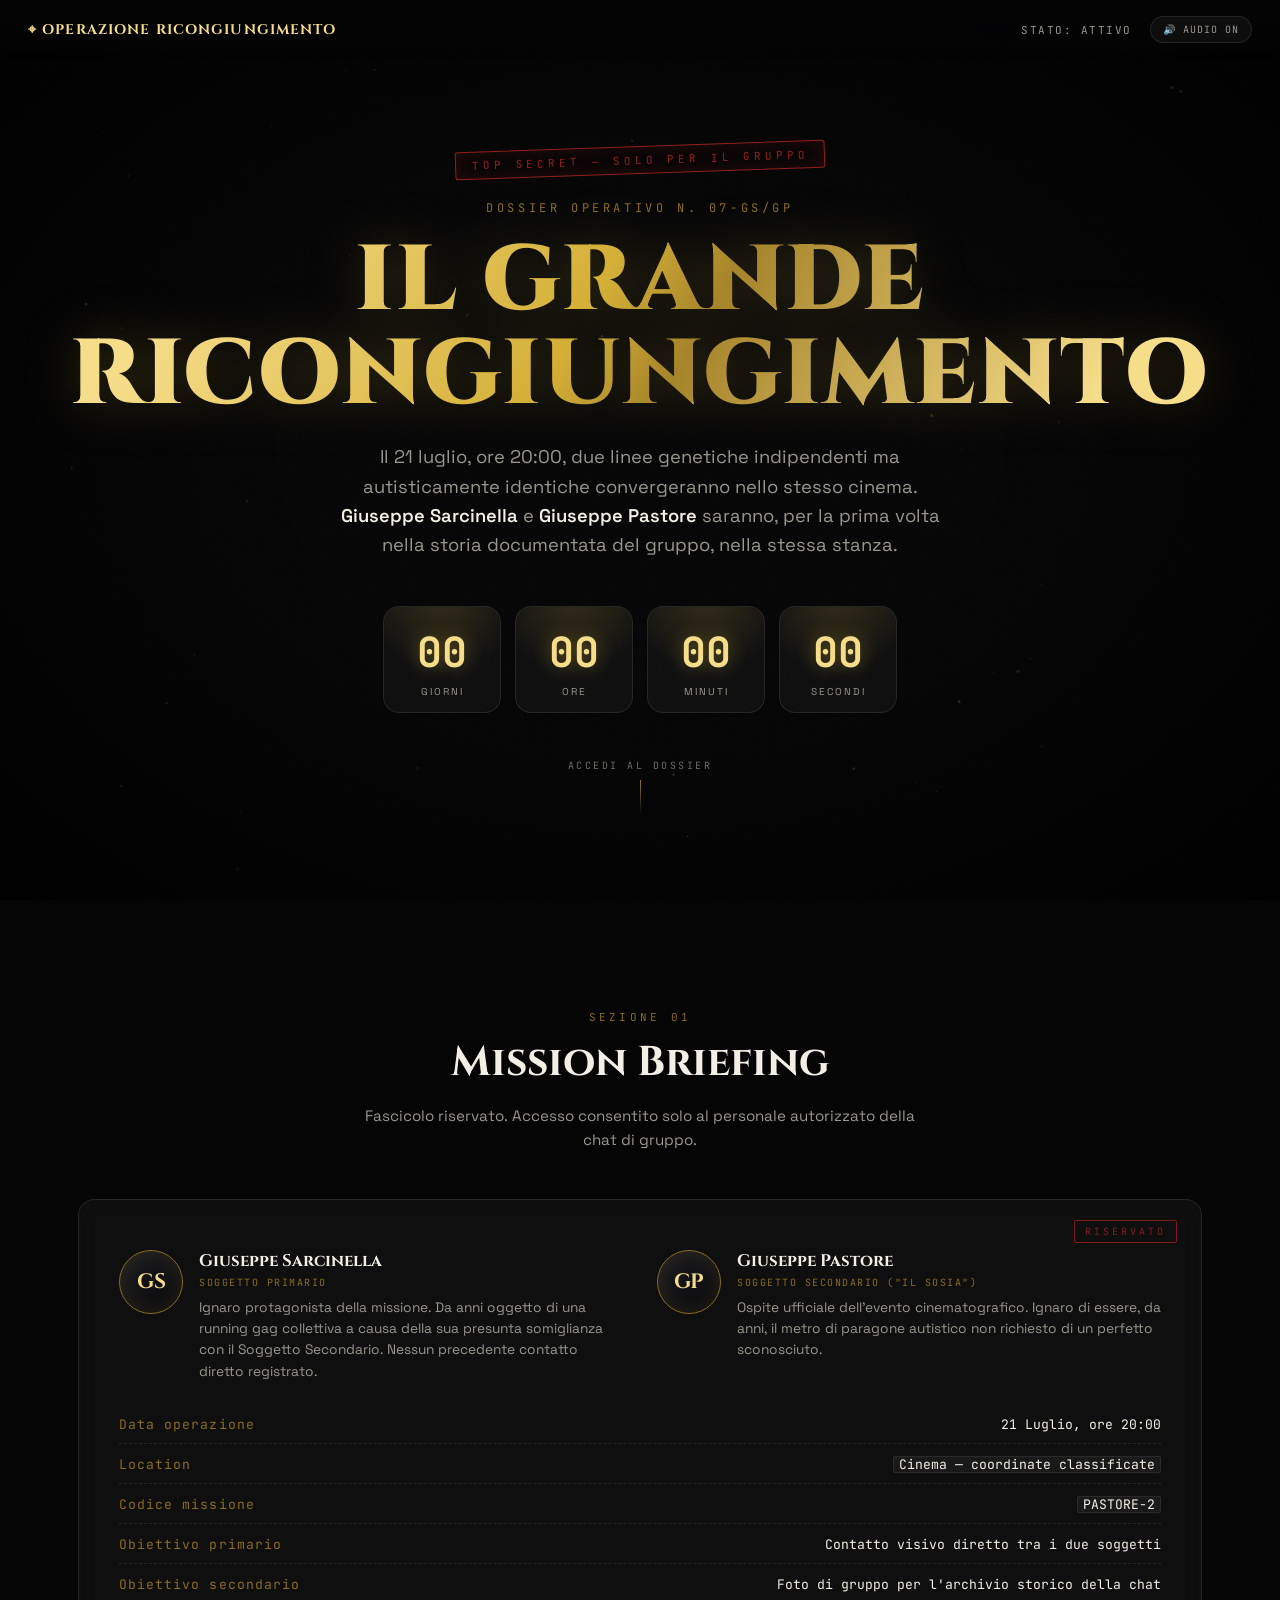
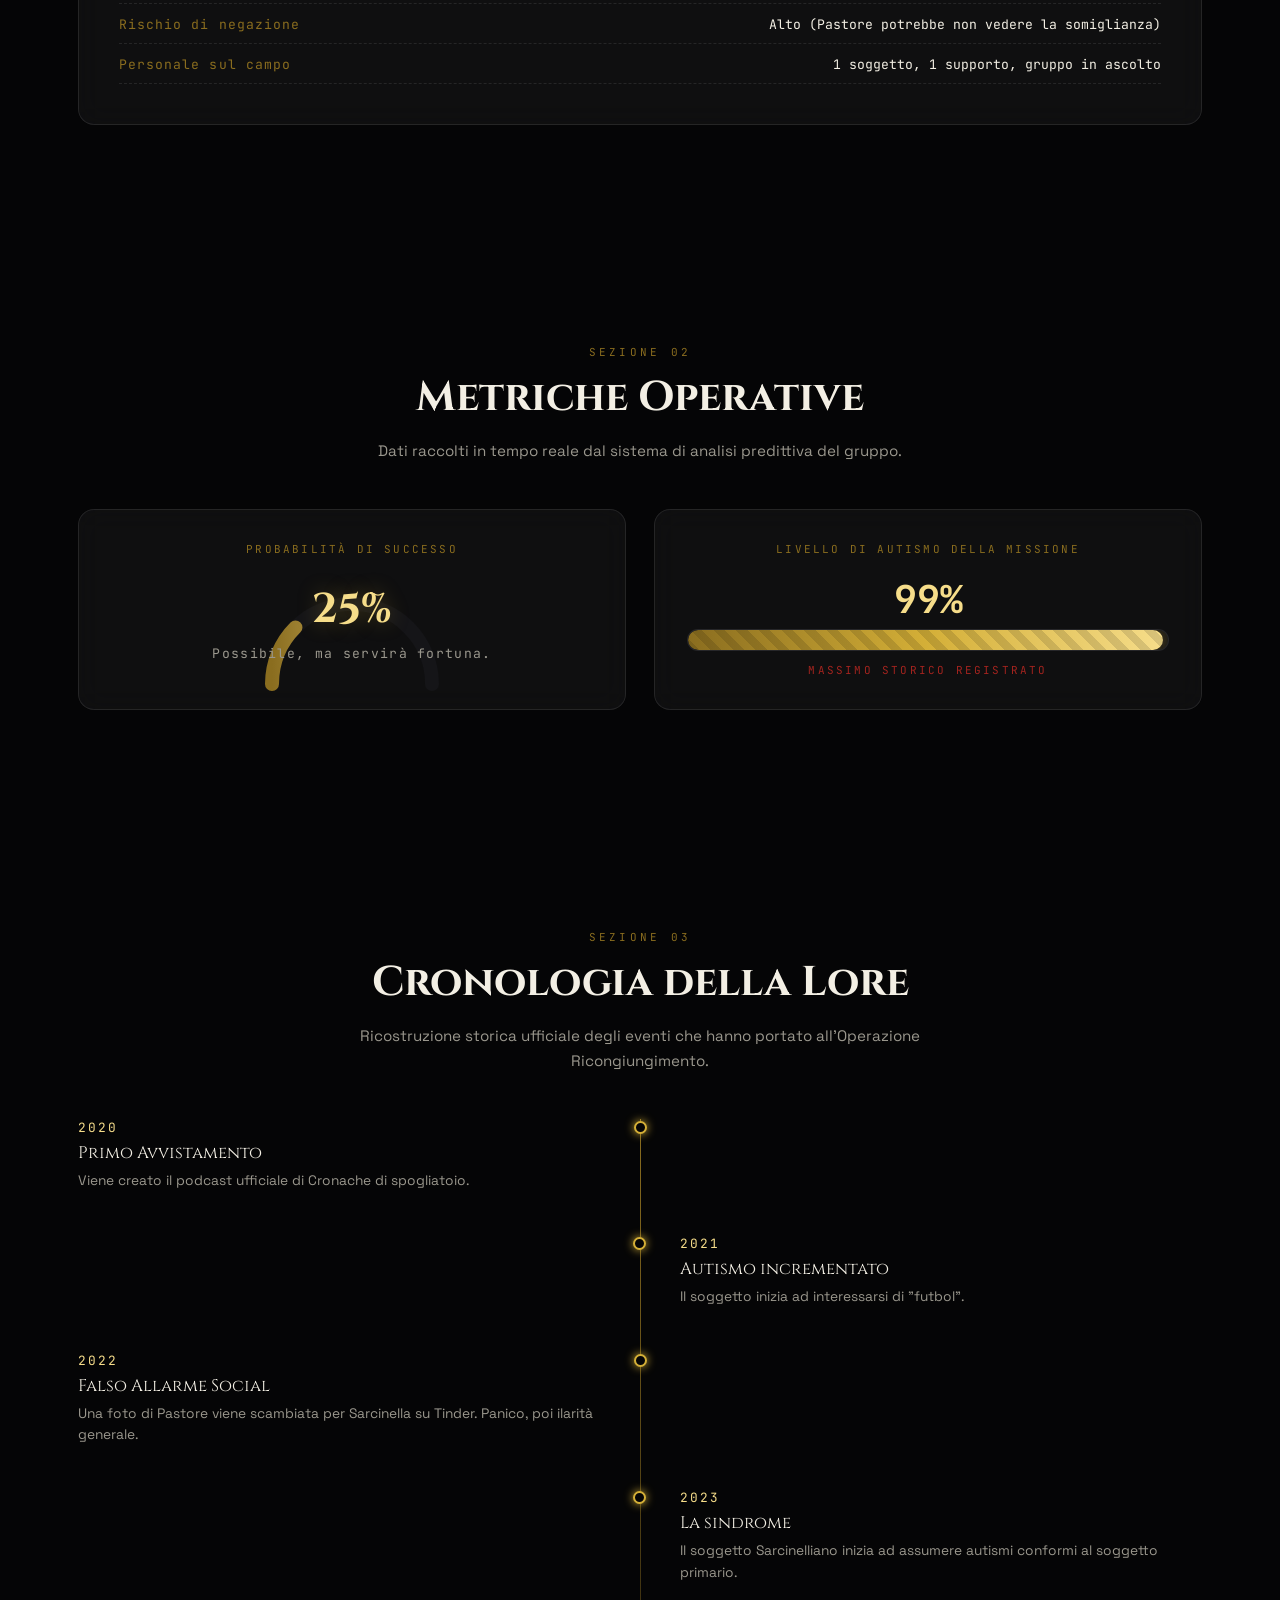
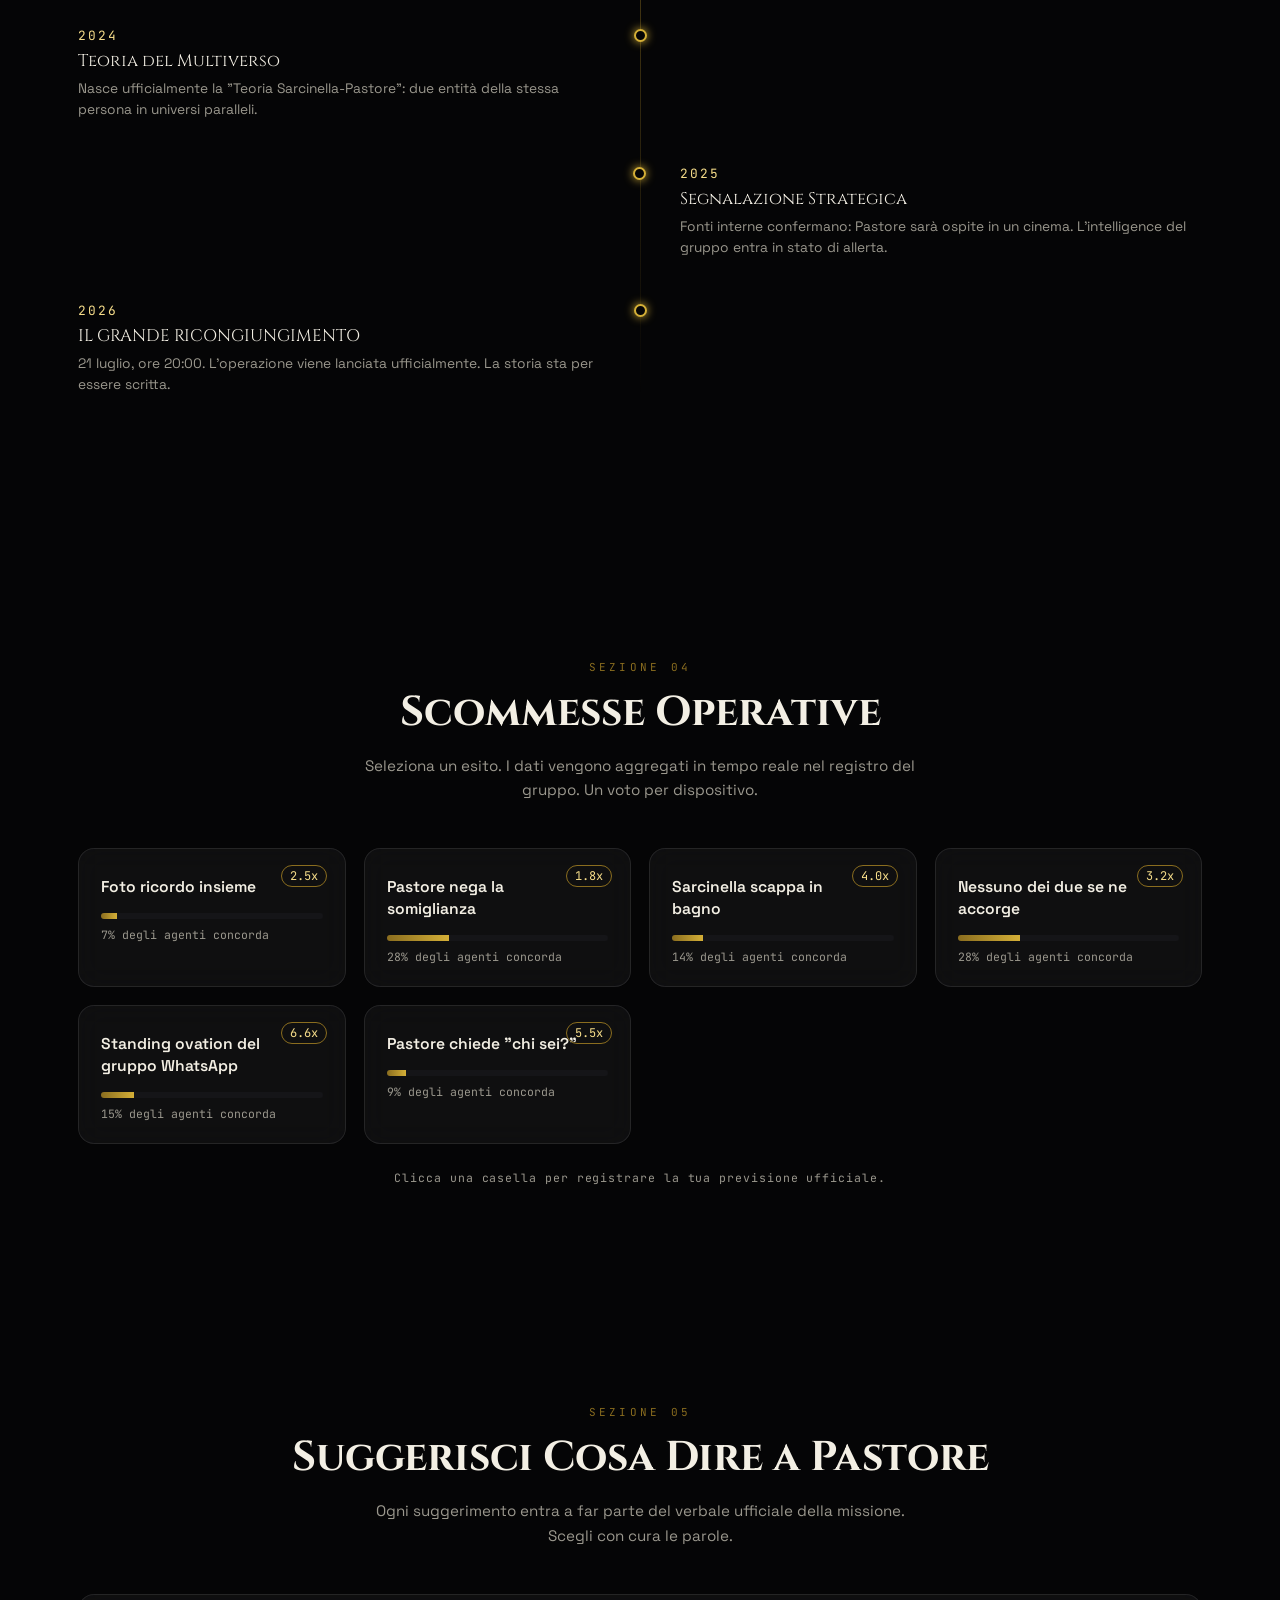
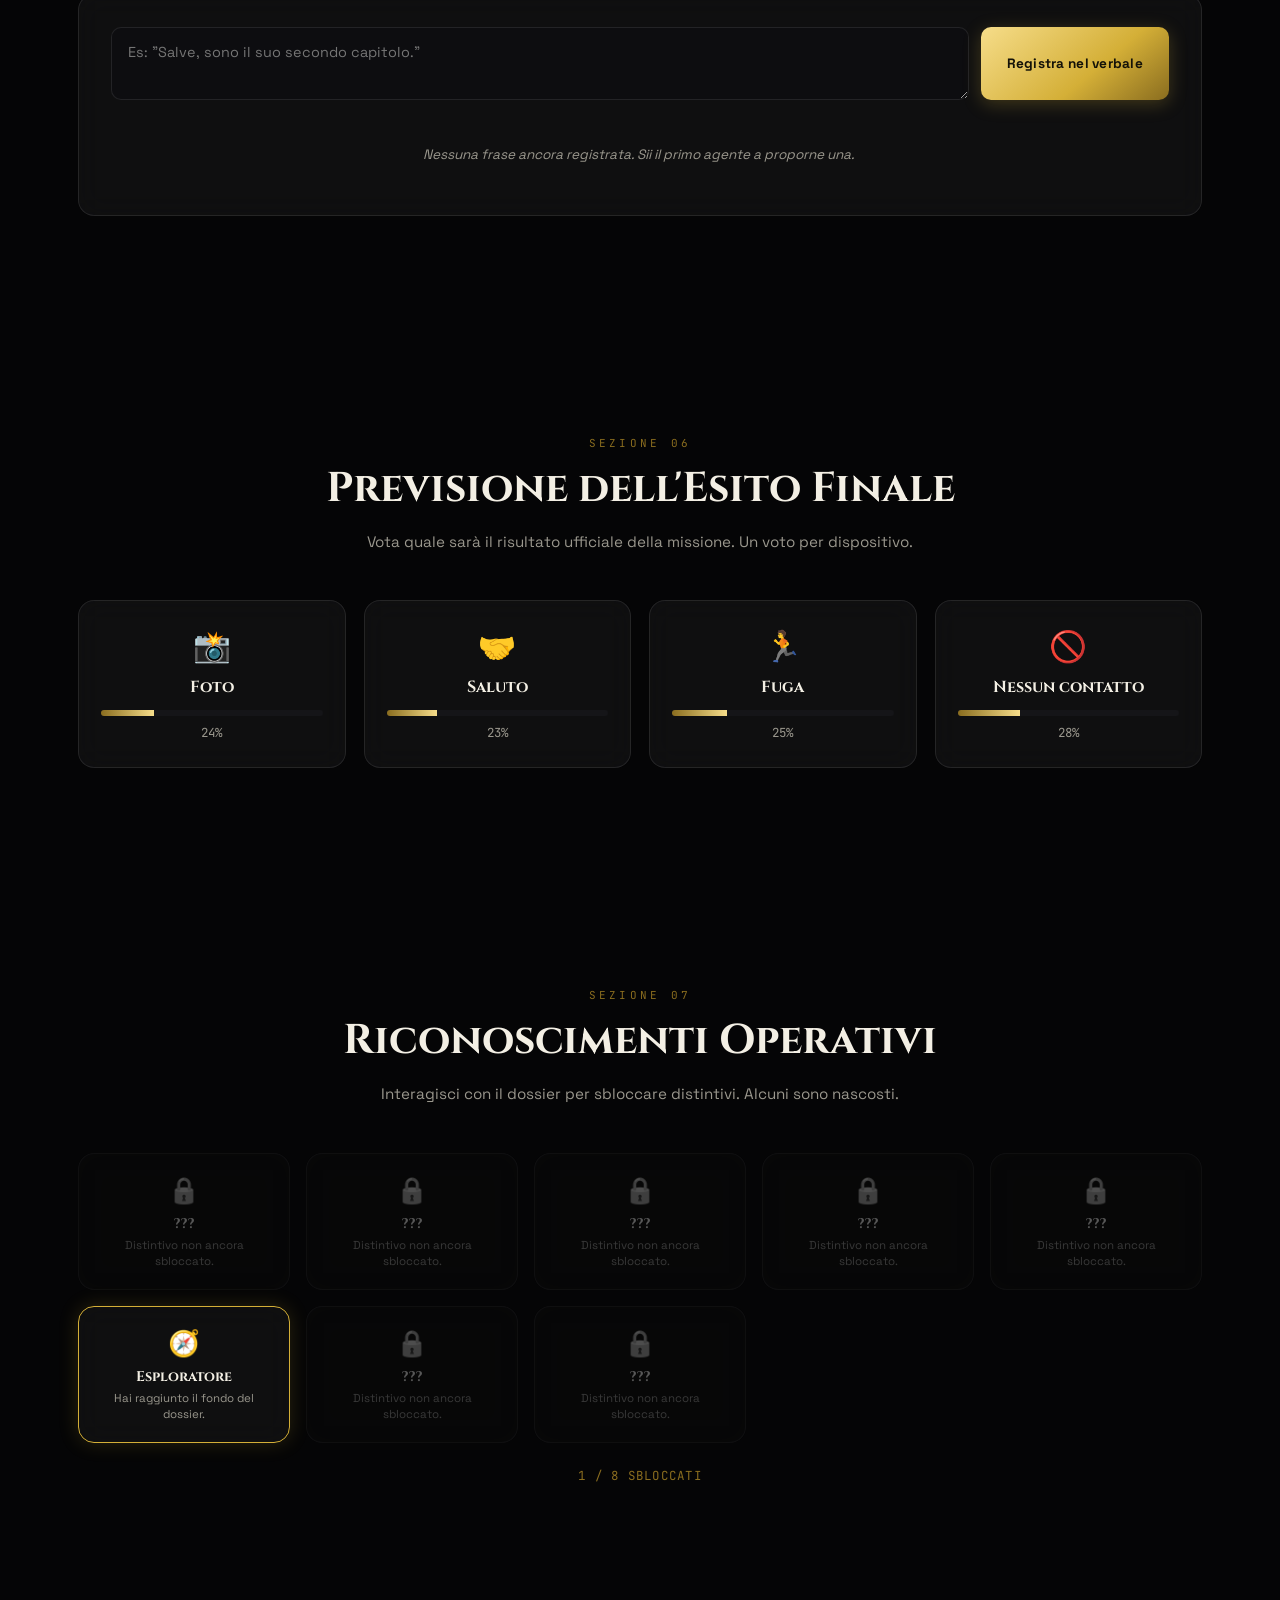
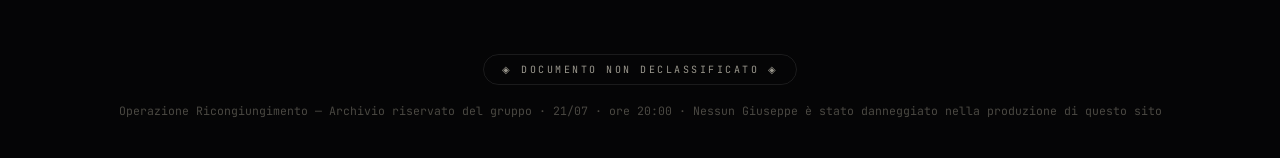
<file: index.html>
<!DOCTYPE html>
<html lang="it">
<head>
<meta charset="UTF-8">
<meta name="viewport" content="width=device-width, initial-scale=1.0">
<title>OPERAZIONE RICONGIUNGIMENTO // Dossier Riservato</title>
<link rel="stylesheet" href="style.css">
</head>
<body>

<canvas id="bgcanvas"></canvas>
<div class="noise"></div>
<div class="vignette"></div>

<div class="topbar">
  <div class="brand" id="logoClick">⌖ OPERAZIONE&nbsp;RICONGIUNGIMENTO</div>
  <div class="right">
    <span><span class="dot"></span> STATO: ATTIVO</span>
    <button class="soundtoggle" id="soundBtn">🔊 AUDIO ON</button>
  </div>
</div>

<div id="toastbox"></div>

<!-- HERO -->
<section class="hero">
  <div class="stamp">TOP SECRET — SOLO PER IL GRUPPO</div>
  <div class="eyebrow">Dossier Operativo N. 07-GS/GP</div>
  <h1>IL GRANDE<br>RICONGIUNGIMENTO</h1>
  <p class="sub">Il 21 luglio, ore 20:00, due linee genetiche indipendenti ma autisticamente identiche convergeranno nello stesso cinema. <b>Giuseppe Sarcinella</b> e <b>Giuseppe Pastore</b> saranno, per la prima volta nella storia documentata del gruppo, nella stessa stanza.</p>

  <div class="countdown" id="countdown">
    <div class="cd-box"><div class="cd-num" id="cd-d">00</div><div class="cd-label">Giorni</div></div>
    <div class="cd-box"><div class="cd-num" id="cd-h">00</div><div class="cd-label">Ore</div></div>
    <div class="cd-box"><div class="cd-num" id="cd-m">00</div><div class="cd-label">Minuti</div></div>
    <div class="cd-box"><div class="cd-num" id="cd-s">00</div><div class="cd-label">Secondi</div></div>
  </div>

  <div class="scrollcue"><span>ACCEDI AL DOSSIER</span><div class="line"></div></div>
</section>

<div class="wrap">

  <!-- MISSION BRIEFING -->
  <section id="briefing">
    <div class="section-head">
      <div class="tag">Sezione 01</div>
      <h2>Mission Briefing</h2>
      <p>Fascicolo riservato. Accesso consentito solo al personale autorizzato della chat di gruppo.</p>
    </div>

    <div class="card dossier">
      <div class="dossier-grid">
        <div class="agent">
          <div class="avatar" id="av1">GS</div>
          <div>
            <h3>Giuseppe Sarcinella</h3>
            <div class="role">Soggetto Primario</div>
            <p>Ignaro protagonista della missione. Da anni oggetto di una running gag collettiva a causa della sua presunta somiglianza con il Soggetto Secondario. Nessun precedente contatto diretto registrato.</p>
          </div>
        </div>
        <div class="agent">
          <div class="avatar" id="av2">GP</div>
          <div>
            <h3>Giuseppe Pastore</h3>
            <div class="role">Soggetto Secondario ("Il Sosia")</div>
            <p>Ospite ufficiale dell'evento cinematografico. Ignaro di essere, da anni, il metro di paragone autistico non richiesto di un perfetto sconosciuto.</p>
          </div>
        </div>
      </div>

      <div class="brief-lines">
        <div class="row"><span>Data operazione</span><span>21 Luglio, ore 20:00</span></div>
        <div class="row"><span>Location</span><span class="redacted">Cinema — coordinate classificate</span></div>
        <div class="row"><span>Codice missione</span><span class="redacted">PASTORE-2</span></div>
        <div class="row"><span>Obiettivo primario</span><span>Contatto visivo diretto tra i due soggetti</span></div>
        <div class="row"><span>Obiettivo secondario</span><span>Foto di gruppo per l'archivio storico della chat</span></div>
        <div class="row"><span>Rischio di negazione</span><span>Alto (Pastore potrebbe non vedere la somiglianza)</span></div>
        <div class="row"><span>Personale sul campo</span><span>1 soggetto, 1 supporto, gruppo in ascolto</span></div>
      </div>
    </div>
  </section>

  <!-- GAUGES -->
  <section id="gauges-section">
    <div class="section-head">
      <div class="tag">Sezione 02</div>
      <h2>Metriche Operative</h2>
      <p>Dati raccolti in tempo reale dal sistema di analisi predittiva del gruppo.</p>
    </div>
    <div class="gauges">
      <div class="card gauge-card">
        <div class="gauge-title">Probabilità di Successo</div>
        <svg class="dial" viewBox="0 0 200 120">
          <path d="M20,110 A80,80 0 0 1 180,110" fill="none" stroke="#151518" stroke-width="14" stroke-linecap="round"/>
          <path id="gaugeArc" d="M20,110 A80,80 0 0 1 180,110" fill="none" stroke="url(#gaugeGrad)" stroke-width="14" stroke-linecap="round" stroke-dasharray="251" stroke-dashoffset="251"/>
          <defs>
            <linearGradient id="gaugeGrad" x1="0%" y1="0%" x2="100%" y2="0%">
              <stop offset="0%" stop-color="#8a6d1f"/>
              <stop offset="100%" stop-color="#f6dd8a"/>
            </linearGradient>
          </defs>
        </svg>
        <div class="dial-val" id="probVal">--%</div>
        <div class="dial-caption" id="probCaption">Calcolo in corso…</div>
      </div>

      <div class="card gauge-card">
        <div class="gauge-title">Livello di Autismo della Missione</div>
        <div class="autism-pct" id="autismPct">0%</div>
        <div class="autism-track"><div class="autism-fill" id="autismFill"></div></div>
        <div class="autism-label" id="autismLabel" style="margin-top:12px;">CALIBRAZIONE…</div>
      </div>
    </div>
  </section>

  <!-- TIMELINE -->
  <section id="timeline-section">
    <div class="section-head">
      <div class="tag">Sezione 03</div>
      <h2>Cronologia della Lore</h2>
      <p>Ricostruzione storica ufficiale degli eventi che hanno portato all'Operazione Ricongiungimento.</p>
    </div>
    <div class="timeline">
      <div class="t-item"><div class="t-dot"></div><div class="t-year">2020</div><div class="t-title">Primo Avvistamento</div><div class="t-desc">Viene creato il podcast ufficiale di Cronache di spogliatoio.</div></div>
      <div class="t-item"><div class="t-dot"></div><div class="t-year">2021</div><div class="t-title">Autismo incrementato</div><div class="t-desc">Il soggetto inizia ad interessarsi di "futbol".</div></div>
      <div class="t-item"><div class="t-dot"></div><div class="t-year">2022</div><div class="t-title">Falso Allarme Social</div><div class="t-desc">Una foto di Pastore viene scambiata per Sarcinella su Tinder. Panico, poi ilarità generale.</div></div>
      <div class="t-item"><div class="t-dot"></div><div class="t-year">2023</div><div class="t-title">La sindrome</div><div class="t-desc">Il soggetto Sarcinelliano inizia ad assumere autismi conformi al soggetto primario.</div></div>
      <div class="t-item"><div class="t-dot"></div><div class="t-year">2024</div><div class="t-title">Teoria del Multiverso</div><div class="t-desc">Nasce ufficialmente la "Teoria Sarcinella-Pastore": due entità della stessa persona in universi paralleli.</div></div>
      <div class="t-item"><div class="t-dot"></div><div class="t-year">2025</div><div class="t-title">Segnalazione Strategica</div><div class="t-desc">Fonti interne confermano: Pastore sarà ospite in un cinema. L'intelligence del gruppo entra in stato di allerta.</div></div>
      <div class="t-item"><div class="t-dot"></div><div class="t-year">2026</div><div class="t-title">IL GRANDE RICONGIUNGIMENTO</div><div class="t-desc">21 luglio, ore 20:00. L'operazione viene lanciata ufficialmente. La storia sta per essere scritta.</div></div>
    </div>
  </section>

  <!-- BETS -->
  <section id="bets-section">
    <div class="section-head">
      <div class="tag">Sezione 04</div>
      <h2>Scommesse Operative</h2>
      <p>Seleziona un esito. I dati vengono aggregati in tempo reale nel registro del gruppo. Un voto per dispositivo.</p>
    </div>
    <div class="bets-grid" id="betsGrid"></div>
    <div class="bet-hint">Clicca una casella per registrare la tua previsione ufficiale.</div>
  </section>

  <!-- SUGGESTIONS -->
  <section id="suggest-section">
    <div class="section-head">
      <div class="tag">Sezione 05</div>
      <h2>Suggerisci Cosa Dire a Pastore</h2>
      <p>Ogni suggerimento entra a far parte del verbale ufficiale della missione. Scegli con cura le parole.</p>
    </div>
    <div class="card suggest-box">
      <div class="suggest-form">
        <textarea id="suggestInput" maxlength="220" placeholder='Es: "Salve, sono il suo secondo capitolo."'></textarea>
        <button class="btn-gold" id="suggestBtn">Registra nel verbale</button>
      </div>
      <div class="suggest-list" id="suggestList"></div>
    </div>
  </section>

  <!-- OUTCOME VOTE -->
  <section id="outcome-section">
    <div class="section-head">
      <div class="tag">Sezione 06</div>
      <h2>Previsione dell'Esito Finale</h2>
      <p>Vota quale sarà il risultato ufficiale della missione. Un voto per dispositivo.</p>
    </div>
    <div class="outcome-grid" id="outcomeGrid"></div>
  </section>

  <!-- ACHIEVEMENTS -->
  <section id="ach-section">
    <div class="section-head">
      <div class="tag">Sezione 07</div>
      <h2>Riconoscimenti Operativi</h2>
      <p>Interagisci con il dossier per sbloccare distintivi. Alcuni sono nascosti.</p>
    </div>
    <div class="ach-grid" id="achGrid"></div>
    <div class="ach-progress" id="achProgress">0 / 8 SBLOCCATI</div>
  </section>

  <div class="hidden-section" id="secretSection">
    <h3>◆ VERBALE SEGRETO — LIVELLO 2 ◆</h3>
    <p>Hai attivato il codice riservato. Documento confermato: Giuseppe Sarcinella e Giuseppe Pastore non sono la stessa persona in due corpi diversi. Sono, secondo fonti interne del gruppo, semplicemente due persone con la faccia simile. La cospirazione finisce qui. O forse no.</p>
    <p style="font-family:'JetBrains Mono',monospace; color:#8a6d1f; font-size:.75rem;">ACCESSO REGISTRATO — GRAZIE PER LA CURIOSITÀ, AGENTE.</p>
  </div>

</div>

<footer>
  <div class="fstamp" id="footerStamp">◈ DOCUMENTO NON DECLASSIFICATO ◈</div>
  <div class="fine">Operazione Ricongiungimento — Archivio riservato del gruppo · 21/07 · ore 20:00 · Nessun Giuseppe è stato danneggiato nella produzione di questo sito</div>
</footer>

<script src="script.js"></script>
</body>
</html>
</file>
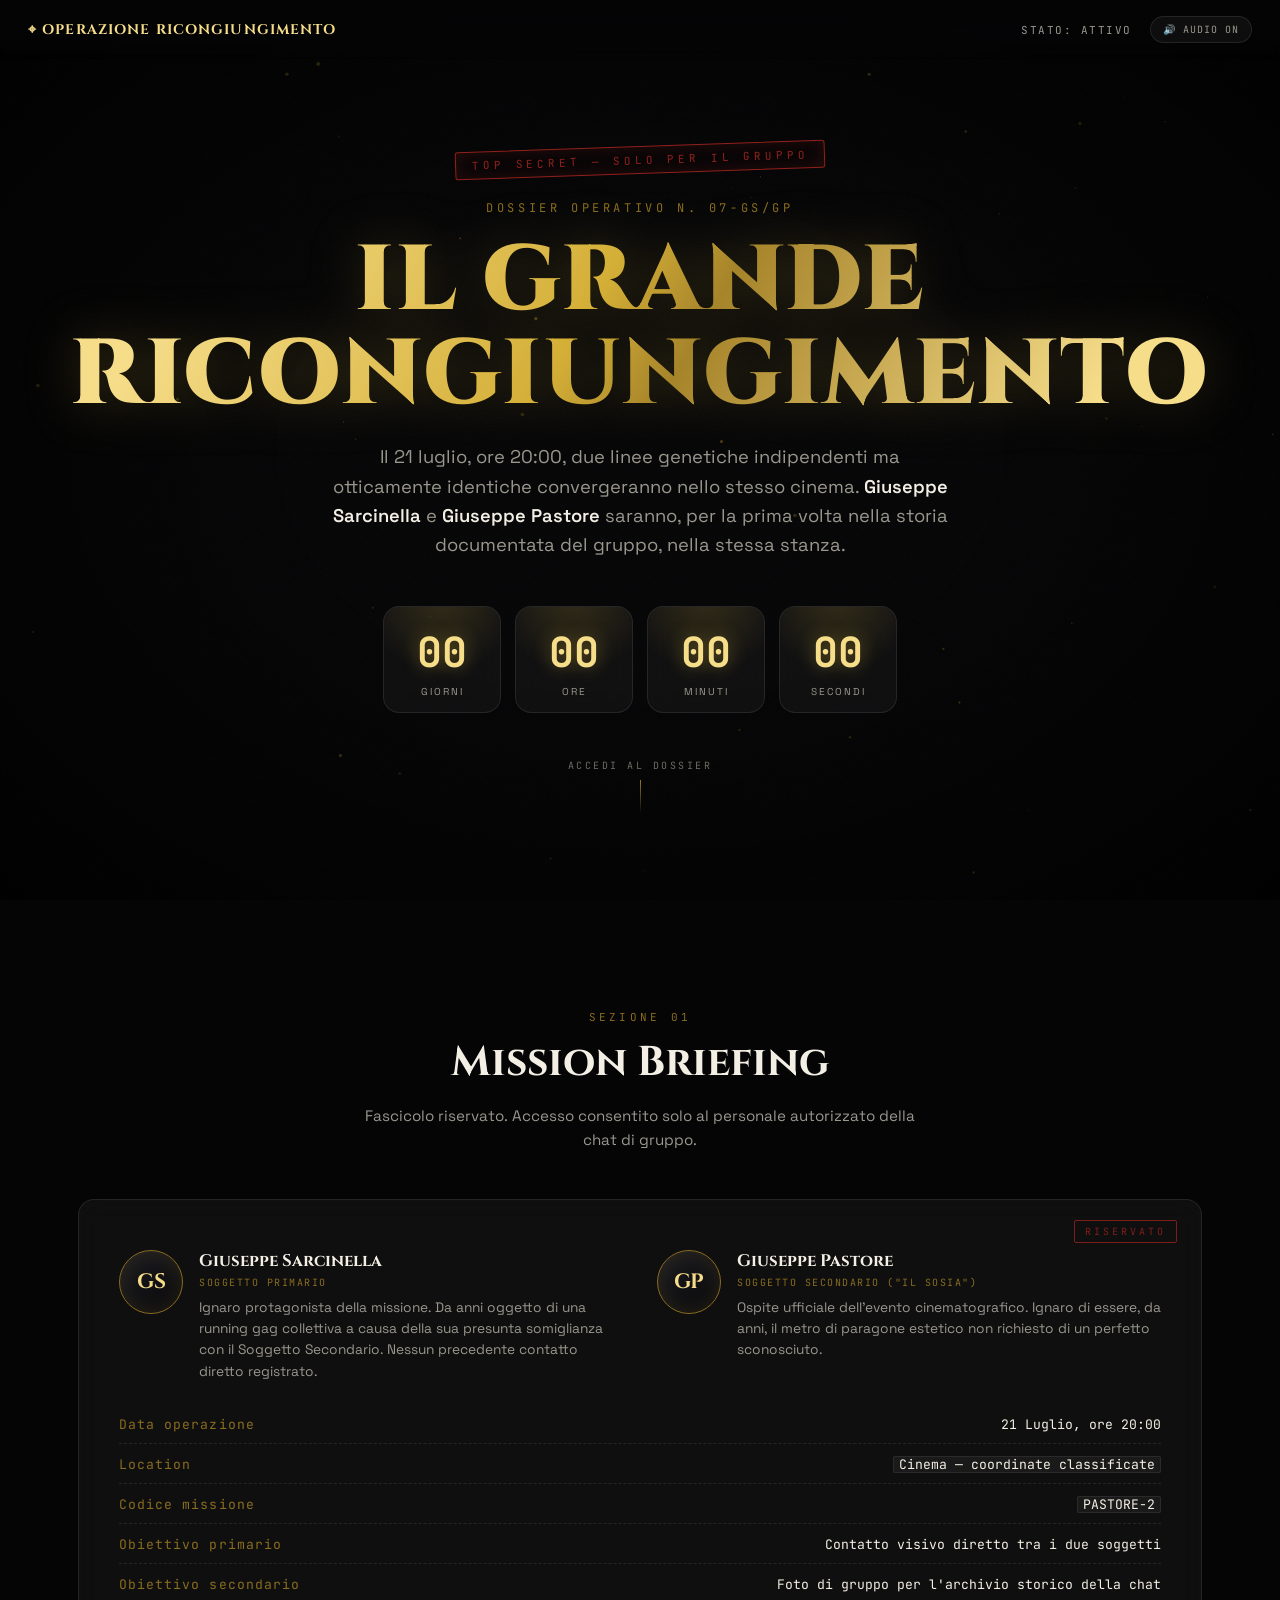
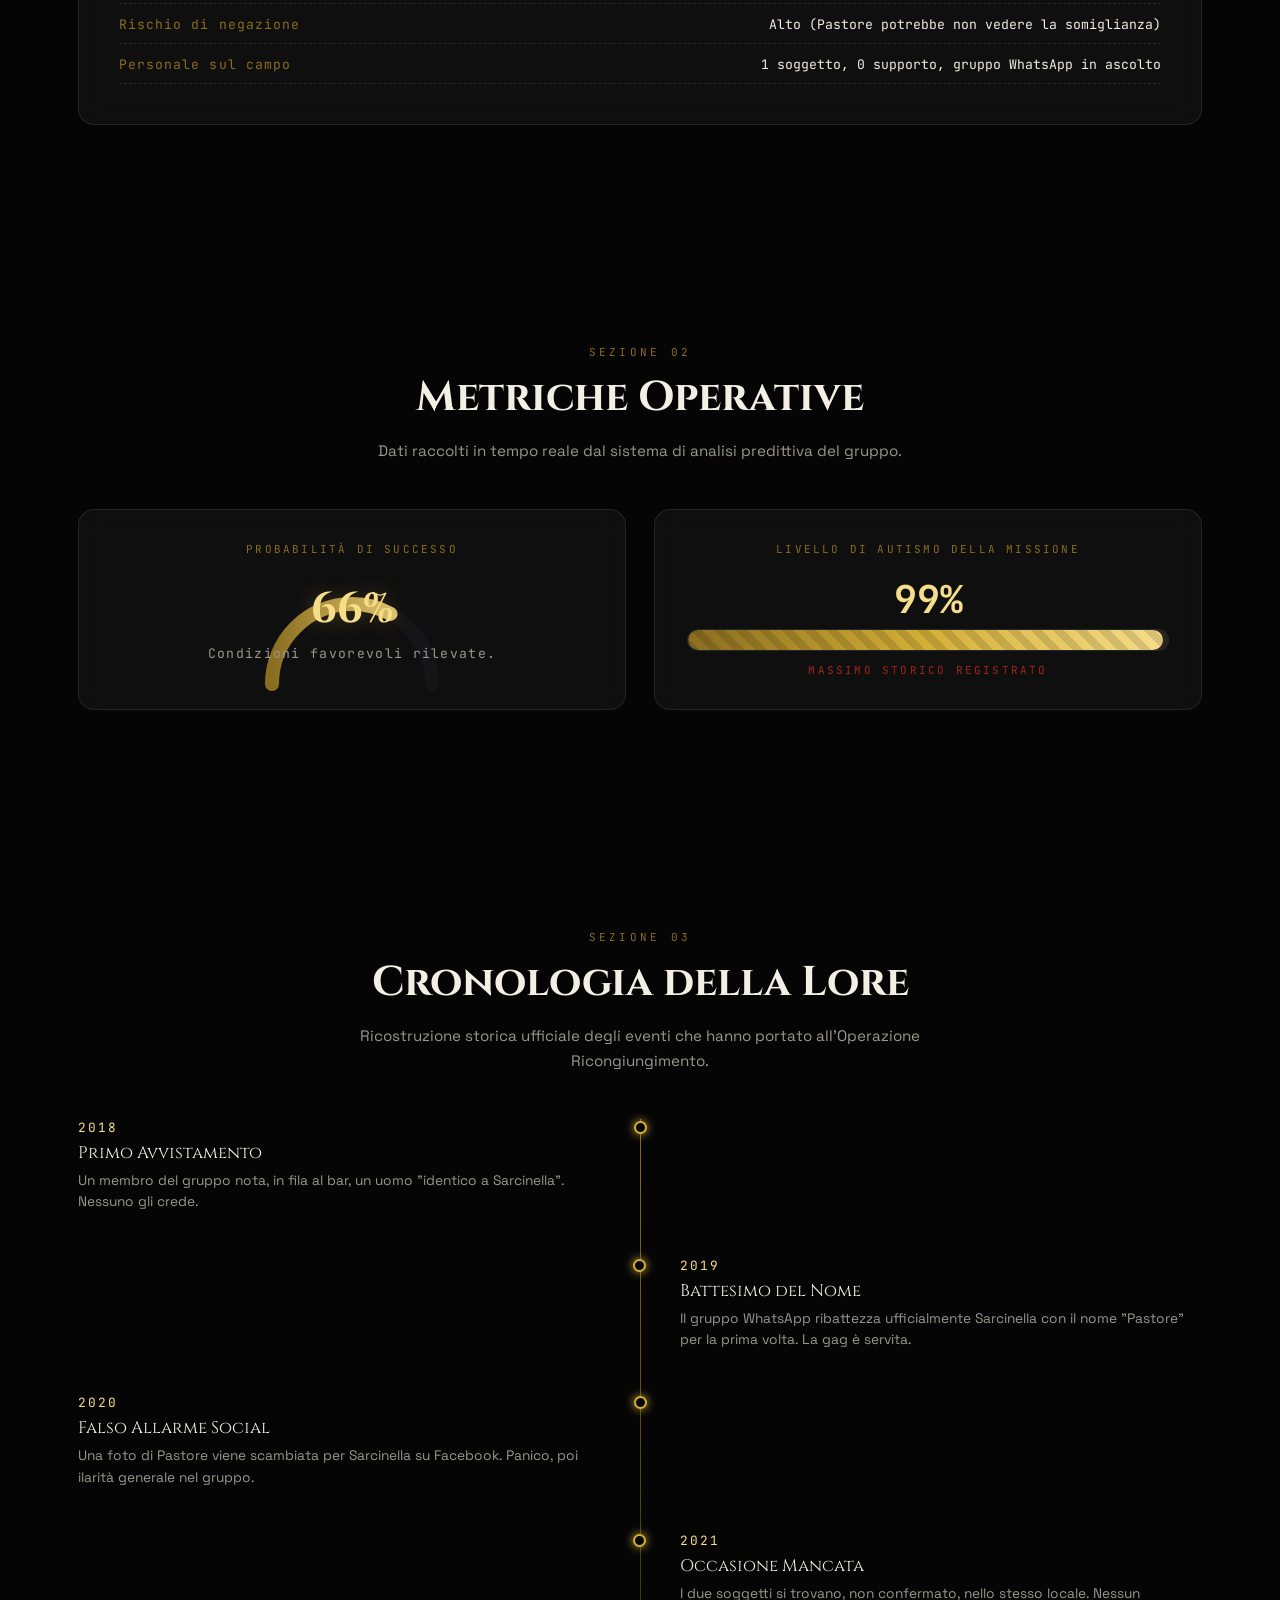
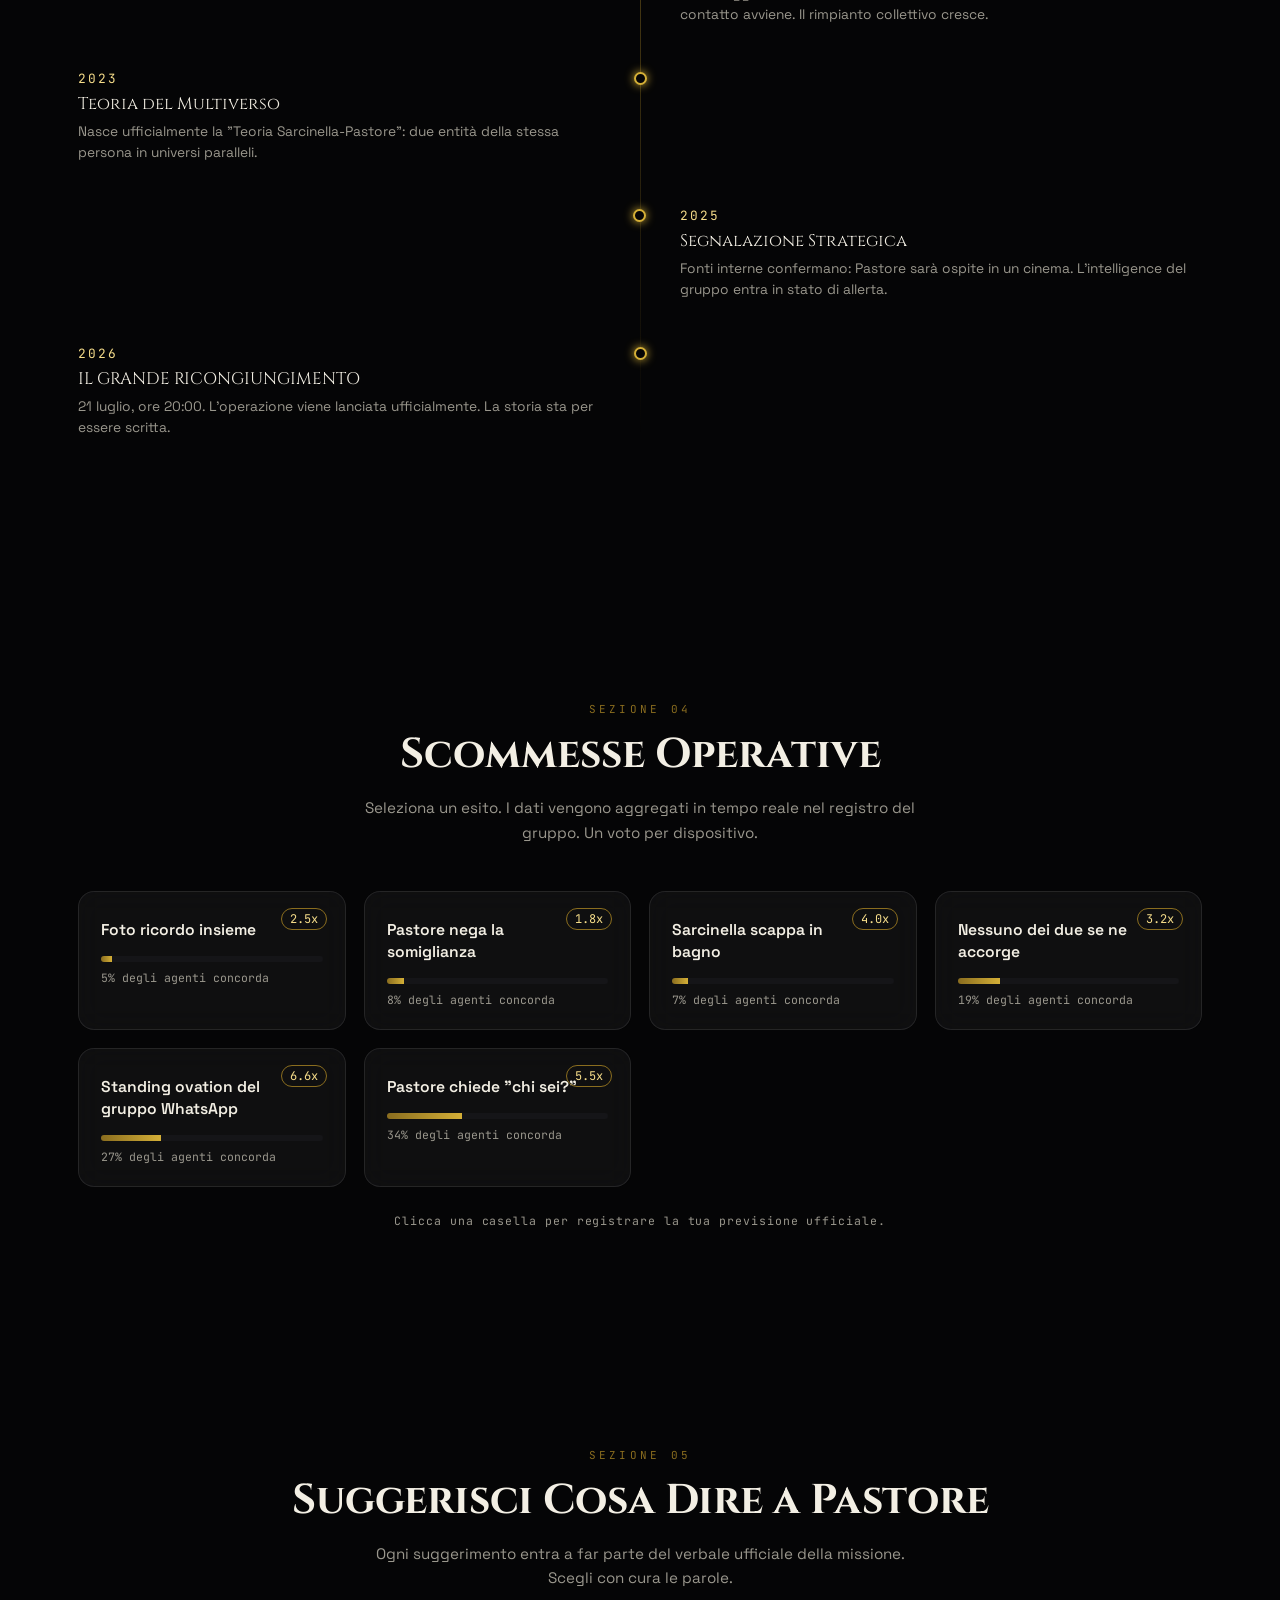
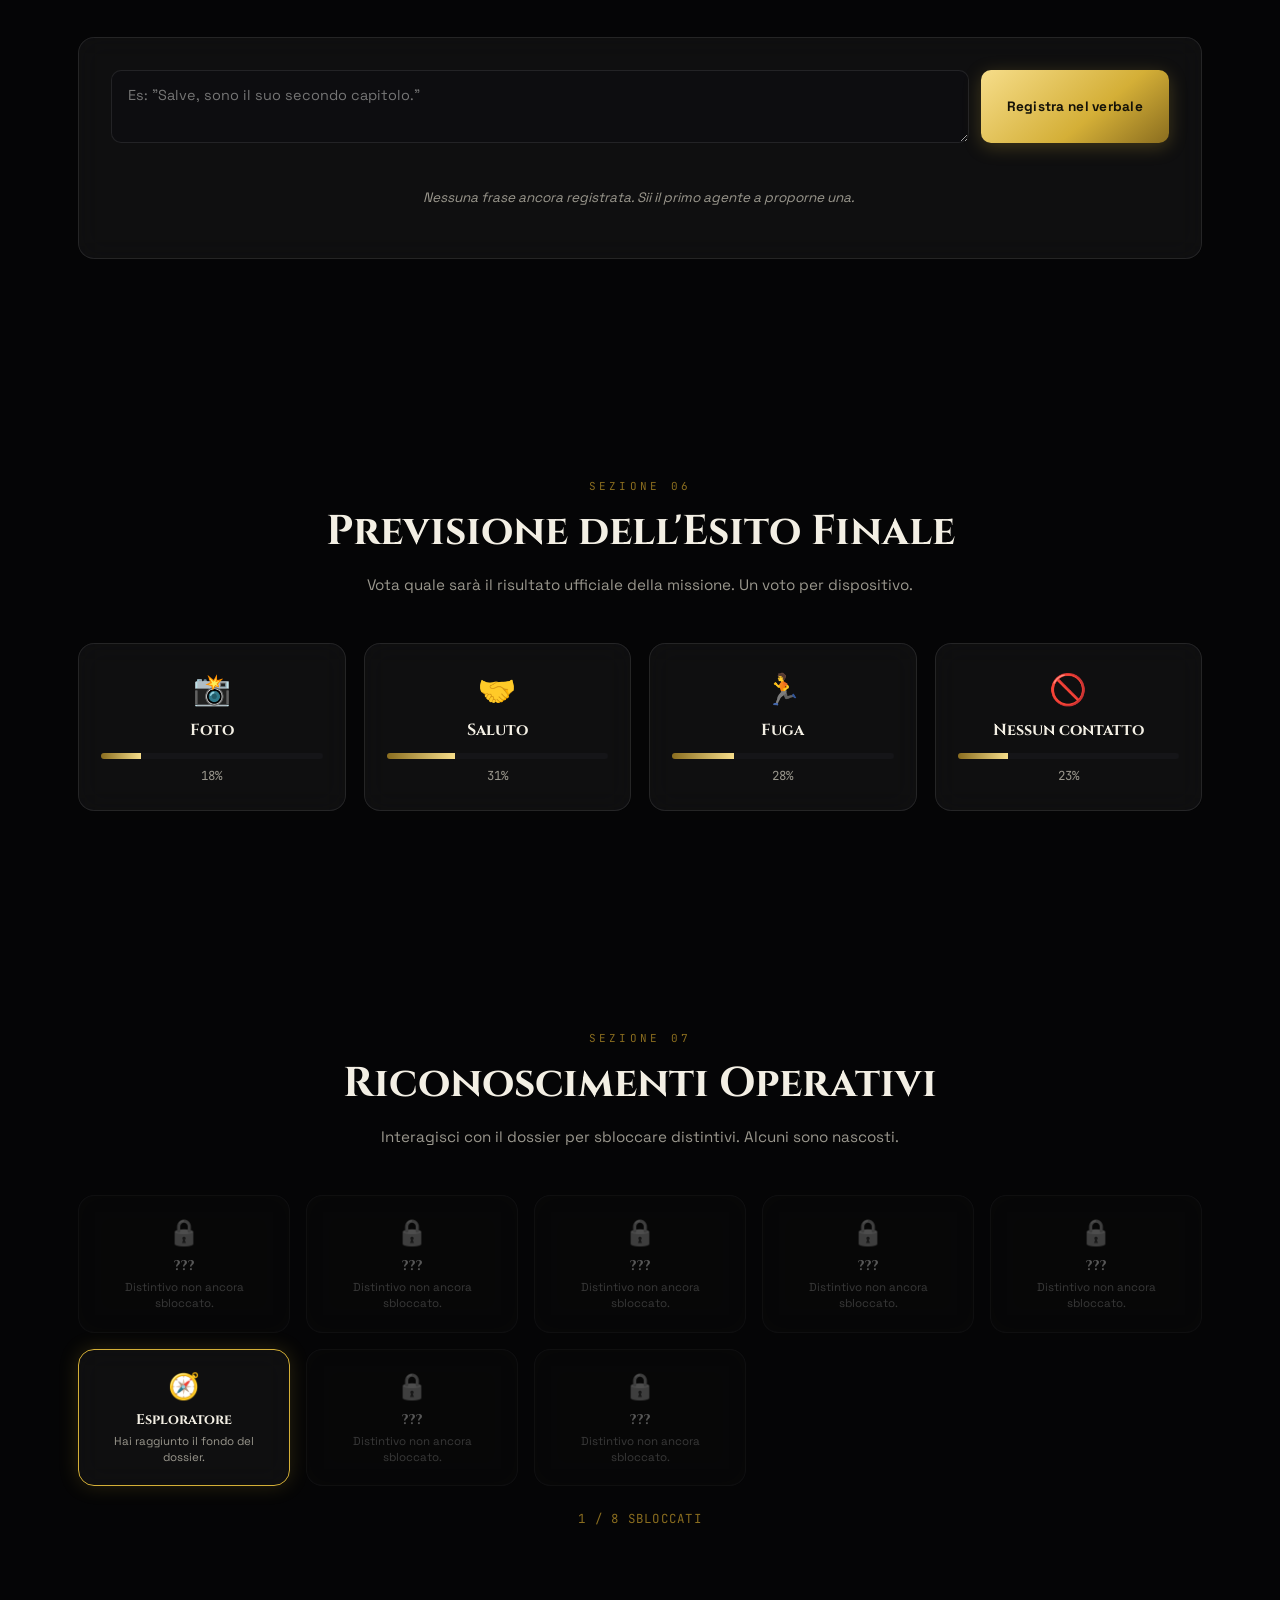
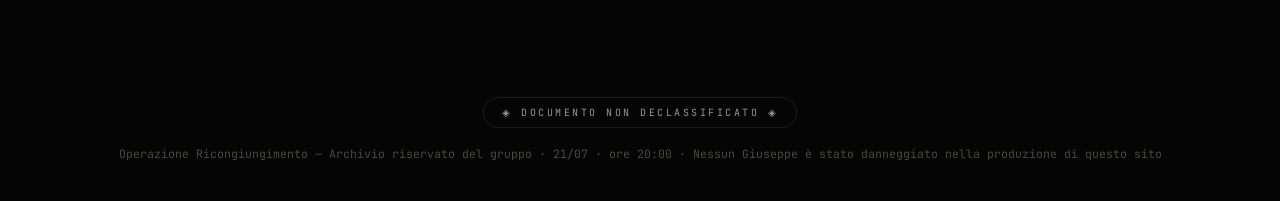
<file: index[1].html>
<!DOCTYPE html>
<html lang="it">
<head>
<meta charset="UTF-8">
<meta name="viewport" content="width=device-width, initial-scale=1.0">
<title>OPERAZIONE RICONGIUNGIMENTO // Dossier Riservato</title>
<link rel="stylesheet" href="style.css">
</head>
<body>

<canvas id="bgcanvas"></canvas>
<div class="noise"></div>
<div class="vignette"></div>

<div class="topbar">
  <div class="brand" id="logoClick">⌖ OPERAZIONE&nbsp;RICONGIUNGIMENTO</div>
  <div class="right">
    <span><span class="dot"></span> STATO: ATTIVO</span>
    <button class="soundtoggle" id="soundBtn">🔊 AUDIO ON</button>
  </div>
</div>

<div id="toastbox"></div>

<!-- HERO -->
<section class="hero">
  <div class="stamp">TOP SECRET — SOLO PER IL GRUPPO</div>
  <div class="eyebrow">Dossier Operativo N. 07-GS/GP</div>
  <h1>IL GRANDE<br>RICONGIUNGIMENTO</h1>
  <p class="sub">Il 21 luglio, ore 20:00, due linee genetiche indipendenti ma otticamente identiche convergeranno nello stesso cinema. <b>Giuseppe Sarcinella</b> e <b>Giuseppe Pastore</b> saranno, per la prima volta nella storia documentata del gruppo, nella stessa stanza.</p>

  <div class="countdown" id="countdown">
    <div class="cd-box"><div class="cd-num" id="cd-d">00</div><div class="cd-label">Giorni</div></div>
    <div class="cd-box"><div class="cd-num" id="cd-h">00</div><div class="cd-label">Ore</div></div>
    <div class="cd-box"><div class="cd-num" id="cd-m">00</div><div class="cd-label">Minuti</div></div>
    <div class="cd-box"><div class="cd-num" id="cd-s">00</div><div class="cd-label">Secondi</div></div>
  </div>

  <div class="scrollcue"><span>ACCEDI AL DOSSIER</span><div class="line"></div></div>
</section>

<div class="wrap">

  <!-- MISSION BRIEFING -->
  <section id="briefing">
    <div class="section-head">
      <div class="tag">Sezione 01</div>
      <h2>Mission Briefing</h2>
      <p>Fascicolo riservato. Accesso consentito solo al personale autorizzato della chat di gruppo.</p>
    </div>

    <div class="card dossier">
      <div class="dossier-grid">
        <div class="agent">
          <div class="avatar" id="av1">GS</div>
          <div>
            <h3>Giuseppe Sarcinella</h3>
            <div class="role">Soggetto Primario</div>
            <p>Ignaro protagonista della missione. Da anni oggetto di una running gag collettiva a causa della sua presunta somiglianza con il Soggetto Secondario. Nessun precedente contatto diretto registrato.</p>
          </div>
        </div>
        <div class="agent">
          <div class="avatar" id="av2">GP</div>
          <div>
            <h3>Giuseppe Pastore</h3>
            <div class="role">Soggetto Secondario ("Il Sosia")</div>
            <p>Ospite ufficiale dell'evento cinematografico. Ignaro di essere, da anni, il metro di paragone estetico non richiesto di un perfetto sconosciuto.</p>
          </div>
        </div>
      </div>

      <div class="brief-lines">
        <div class="row"><span>Data operazione</span><span>21 Luglio, ore 20:00</span></div>
        <div class="row"><span>Location</span><span class="redacted">Cinema — coordinate classificate</span></div>
        <div class="row"><span>Codice missione</span><span class="redacted">PASTORE-2</span></div>
        <div class="row"><span>Obiettivo primario</span><span>Contatto visivo diretto tra i due soggetti</span></div>
        <div class="row"><span>Obiettivo secondario</span><span>Foto di gruppo per l'archivio storico della chat</span></div>
        <div class="row"><span>Rischio di negazione</span><span>Alto (Pastore potrebbe non vedere la somiglianza)</span></div>
        <div class="row"><span>Personale sul campo</span><span>1 soggetto, 0 supporto, gruppo WhatsApp in ascolto</span></div>
      </div>
    </div>
  </section>

  <!-- GAUGES -->
  <section id="gauges-section">
    <div class="section-head">
      <div class="tag">Sezione 02</div>
      <h2>Metriche Operative</h2>
      <p>Dati raccolti in tempo reale dal sistema di analisi predittiva del gruppo.</p>
    </div>
    <div class="gauges">
      <div class="card gauge-card">
        <div class="gauge-title">Probabilità di Successo</div>
        <svg class="dial" viewBox="0 0 200 120">
          <path d="M20,110 A80,80 0 0 1 180,110" fill="none" stroke="#151518" stroke-width="14" stroke-linecap="round"/>
          <path id="gaugeArc" d="M20,110 A80,80 0 0 1 180,110" fill="none" stroke="url(#gaugeGrad)" stroke-width="14" stroke-linecap="round" stroke-dasharray="251" stroke-dashoffset="251"/>
          <defs>
            <linearGradient id="gaugeGrad" x1="0%" y1="0%" x2="100%" y2="0%">
              <stop offset="0%" stop-color="#8a6d1f"/>
              <stop offset="100%" stop-color="#f6dd8a"/>
            </linearGradient>
          </defs>
        </svg>
        <div class="dial-val" id="probVal">--%</div>
        <div class="dial-caption" id="probCaption">Calcolo in corso…</div>
      </div>

      <div class="card gauge-card">
        <div class="gauge-title">Livello di Autismo della Missione</div>
        <div class="autism-pct" id="autismPct">0%</div>
        <div class="autism-track"><div class="autism-fill" id="autismFill"></div></div>
        <div class="autism-label" id="autismLabel" style="margin-top:12px;">CALIBRAZIONE…</div>
      </div>
    </div>
  </section>

  <!-- TIMELINE -->
  <section id="timeline-section">
    <div class="section-head">
      <div class="tag">Sezione 03</div>
      <h2>Cronologia della Lore</h2>
      <p>Ricostruzione storica ufficiale degli eventi che hanno portato all'Operazione Ricongiungimento.</p>
    </div>
    <div class="timeline">
      <div class="t-item"><div class="t-dot"></div><div class="t-year">2018</div><div class="t-title">Primo Avvistamento</div><div class="t-desc">Un membro del gruppo nota, in fila al bar, un uomo "identico a Sarcinella". Nessuno gli crede.</div></div>
      <div class="t-item"><div class="t-dot"></div><div class="t-year">2019</div><div class="t-title">Battesimo del Nome</div><div class="t-desc">Il gruppo WhatsApp ribattezza ufficialmente Sarcinella con il nome "Pastore" per la prima volta. La gag è servita.</div></div>
      <div class="t-item"><div class="t-dot"></div><div class="t-year">2020</div><div class="t-title">Falso Allarme Social</div><div class="t-desc">Una foto di Pastore viene scambiata per Sarcinella su Facebook. Panico, poi ilarità generale nel gruppo.</div></div>
      <div class="t-item"><div class="t-dot"></div><div class="t-year">2021</div><div class="t-title">Occasione Mancata</div><div class="t-desc">I due soggetti si trovano, non confermato, nello stesso locale. Nessun contatto avviene. Il rimpianto collettivo cresce.</div></div>
      <div class="t-item"><div class="t-dot"></div><div class="t-year">2023</div><div class="t-title">Teoria del Multiverso</div><div class="t-desc">Nasce ufficialmente la "Teoria Sarcinella-Pastore": due entità della stessa persona in universi paralleli.</div></div>
      <div class="t-item"><div class="t-dot"></div><div class="t-year">2025</div><div class="t-title">Segnalazione Strategica</div><div class="t-desc">Fonti interne confermano: Pastore sarà ospite in un cinema. L'intelligence del gruppo entra in stato di allerta.</div></div>
      <div class="t-item"><div class="t-dot"></div><div class="t-year">2026</div><div class="t-title">IL GRANDE RICONGIUNGIMENTO</div><div class="t-desc">21 luglio, ore 20:00. L'operazione viene lanciata ufficialmente. La storia sta per essere scritta.</div></div>
    </div>
  </section>

  <!-- BETS -->
  <section id="bets-section">
    <div class="section-head">
      <div class="tag">Sezione 04</div>
      <h2>Scommesse Operative</h2>
      <p>Seleziona un esito. I dati vengono aggregati in tempo reale nel registro del gruppo. Un voto per dispositivo.</p>
    </div>
    <div class="bets-grid" id="betsGrid"></div>
    <div class="bet-hint">Clicca una casella per registrare la tua previsione ufficiale.</div>
  </section>

  <!-- SUGGESTIONS -->
  <section id="suggest-section">
    <div class="section-head">
      <div class="tag">Sezione 05</div>
      <h2>Suggerisci Cosa Dire a Pastore</h2>
      <p>Ogni suggerimento entra a far parte del verbale ufficiale della missione. Scegli con cura le parole.</p>
    </div>
    <div class="card suggest-box">
      <div class="suggest-form">
        <textarea id="suggestInput" maxlength="220" placeholder='Es: "Salve, sono il suo secondo capitolo."'></textarea>
        <button class="btn-gold" id="suggestBtn">Registra nel verbale</button>
      </div>
      <div class="suggest-list" id="suggestList"></div>
    </div>
  </section>

  <!-- OUTCOME VOTE -->
  <section id="outcome-section">
    <div class="section-head">
      <div class="tag">Sezione 06</div>
      <h2>Previsione dell'Esito Finale</h2>
      <p>Vota quale sarà il risultato ufficiale della missione. Un voto per dispositivo.</p>
    </div>
    <div class="outcome-grid" id="outcomeGrid"></div>
  </section>

  <!-- ACHIEVEMENTS -->
  <section id="ach-section">
    <div class="section-head">
      <div class="tag">Sezione 07</div>
      <h2>Riconoscimenti Operativi</h2>
      <p>Interagisci con il dossier per sbloccare distintivi. Alcuni sono nascosti.</p>
    </div>
    <div class="ach-grid" id="achGrid"></div>
    <div class="ach-progress" id="achProgress">0 / 8 SBLOCCATI</div>
  </section>

  <div class="hidden-section" id="secretSection">
    <h3>◆ VERBALE SEGRETO — LIVELLO 2 ◆</h3>
    <p>Hai attivato il codice riservato. Documento confermato: Giuseppe Sarcinella e Giuseppe Pastore non sono la stessa persona in due corpi diversi. Sono, secondo fonti interne del gruppo, semplicemente due persone con la faccia simile. La cospirazione finisce qui. O forse no.</p>
    <p style="font-family:'JetBrains Mono',monospace; color:#8a6d1f; font-size:.75rem;">ACCESSO REGISTRATO — GRAZIE PER LA CURIOSITÀ, AGENTE.</p>
  </div>

</div>

<footer>
  <div class="fstamp" id="footerStamp">◈ DOCUMENTO NON DECLASSIFICATO ◈</div>
  <div class="fine">Operazione Ricongiungimento — Archivio riservato del gruppo · 21/07 · ore 20:00 · Nessun Giuseppe è stato danneggiato nella produzione di questo sito</div>
</footer>

<script src="script.js"></script>
</body>
</html>
</file>
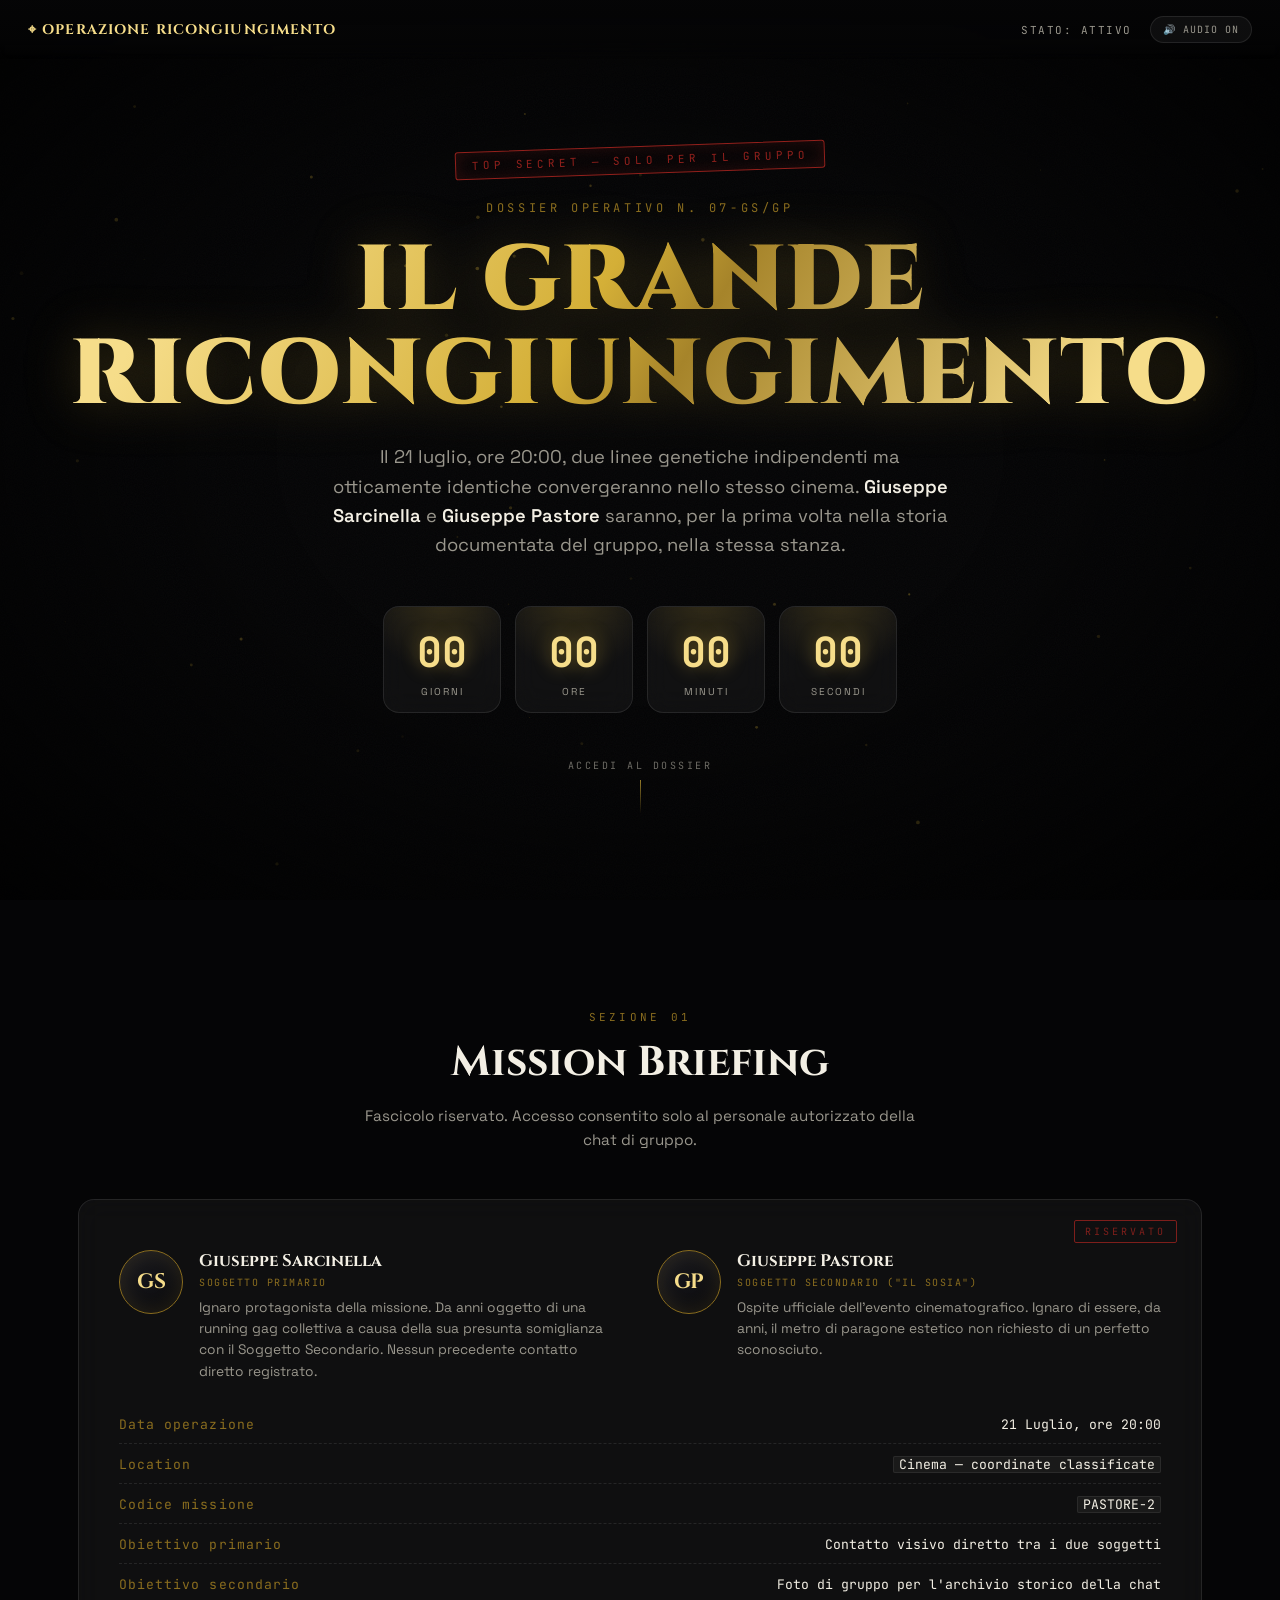
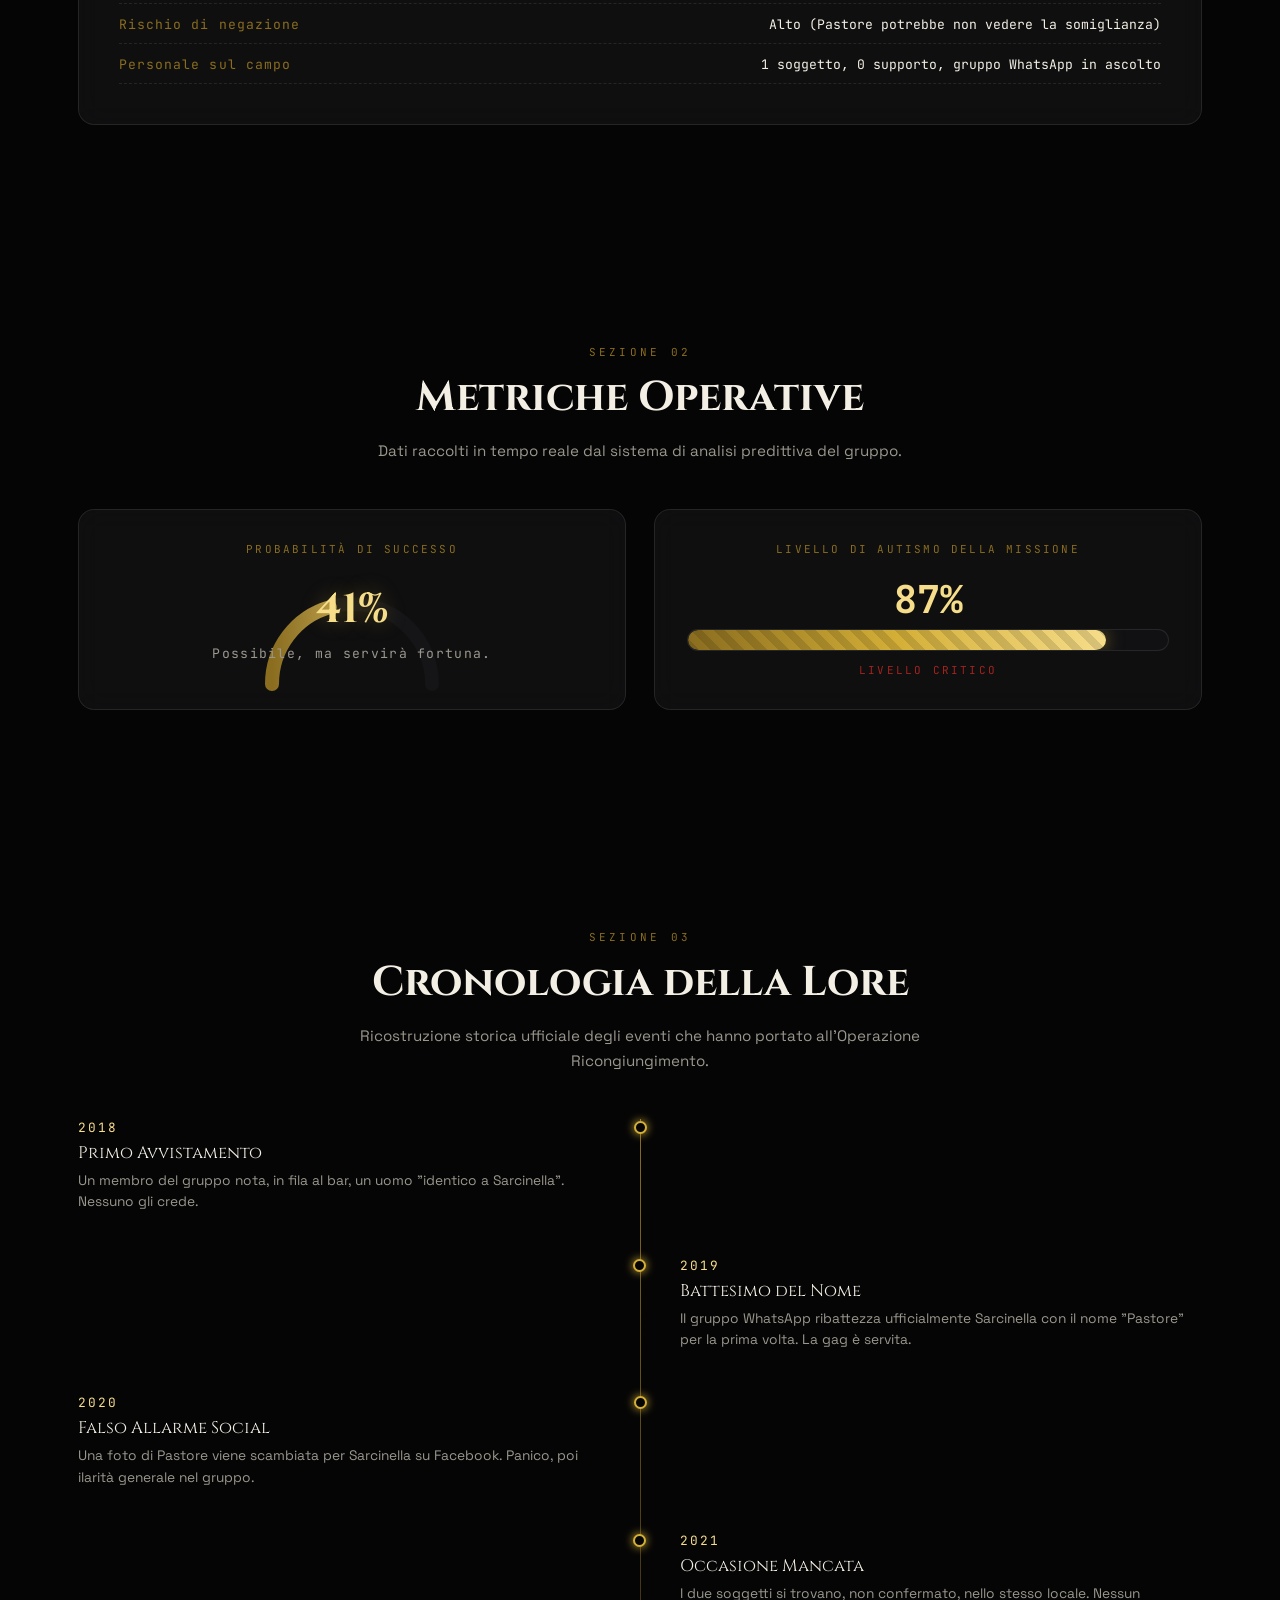
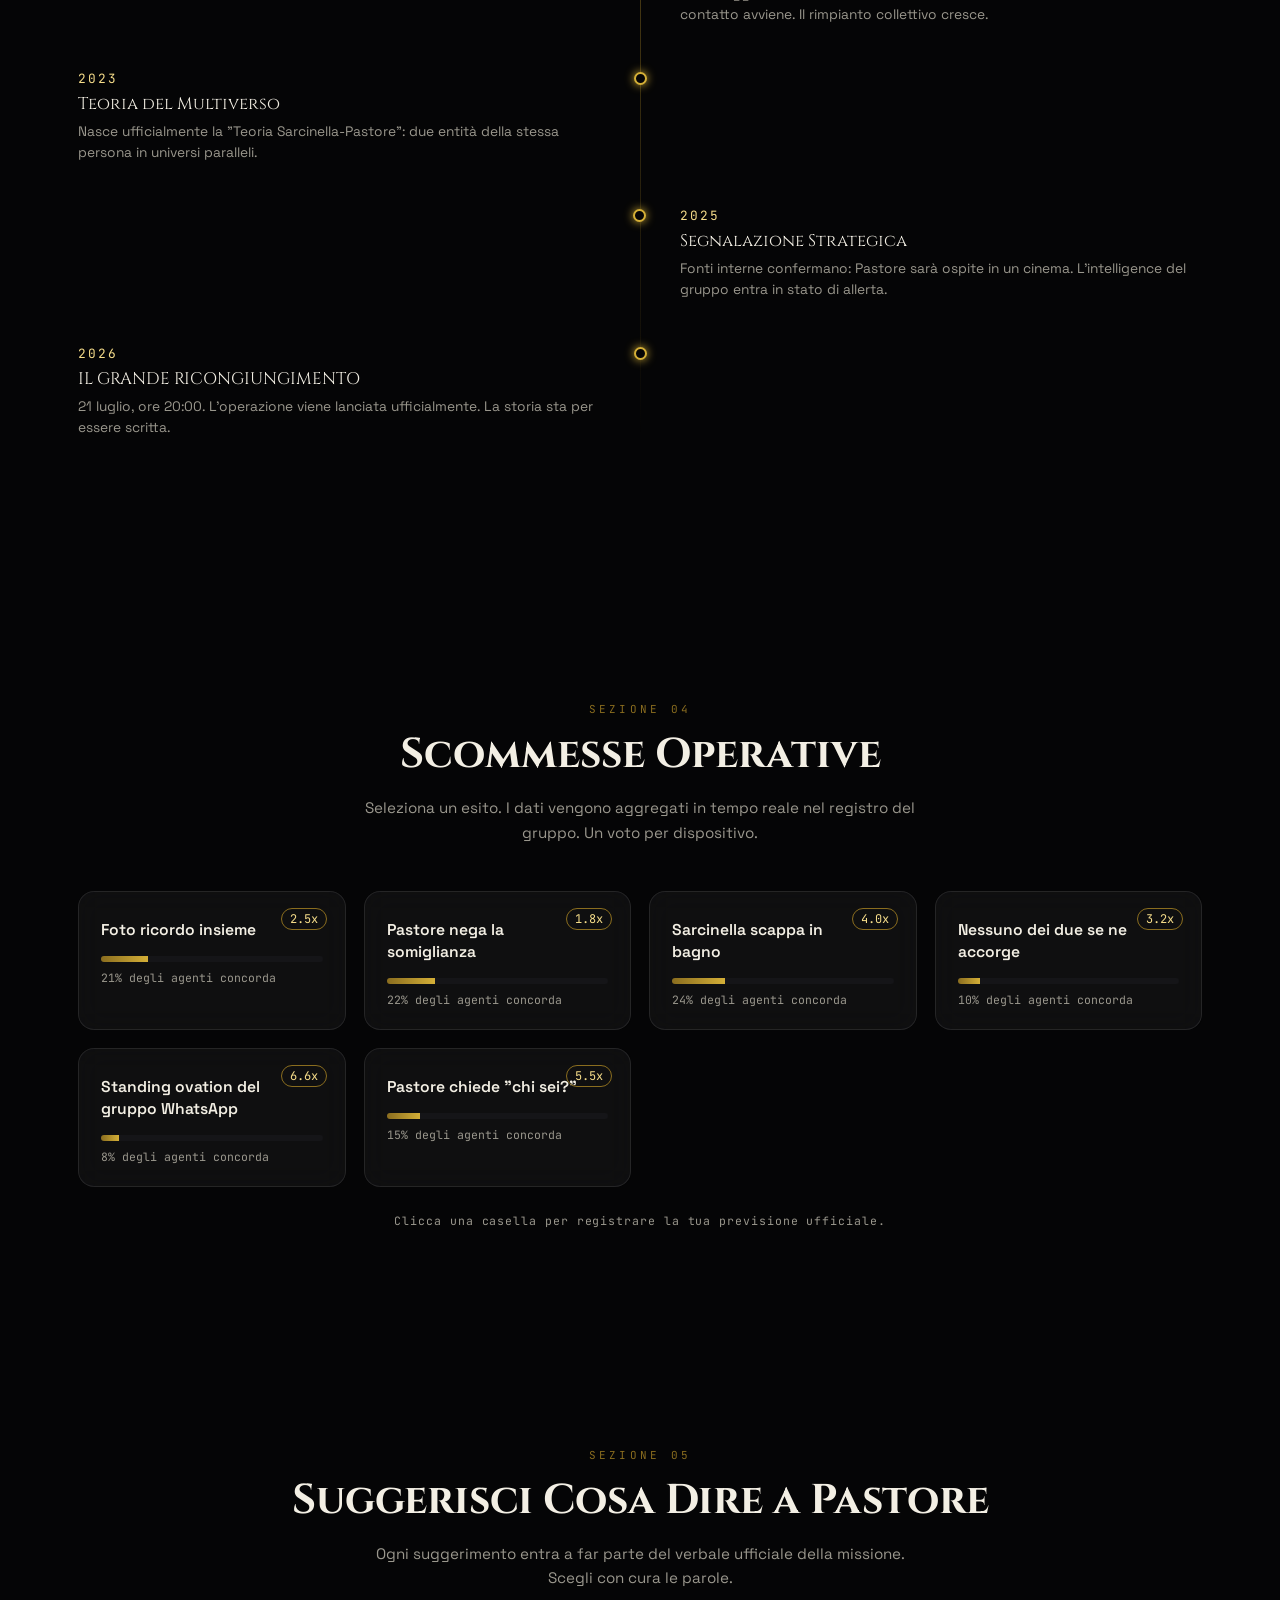
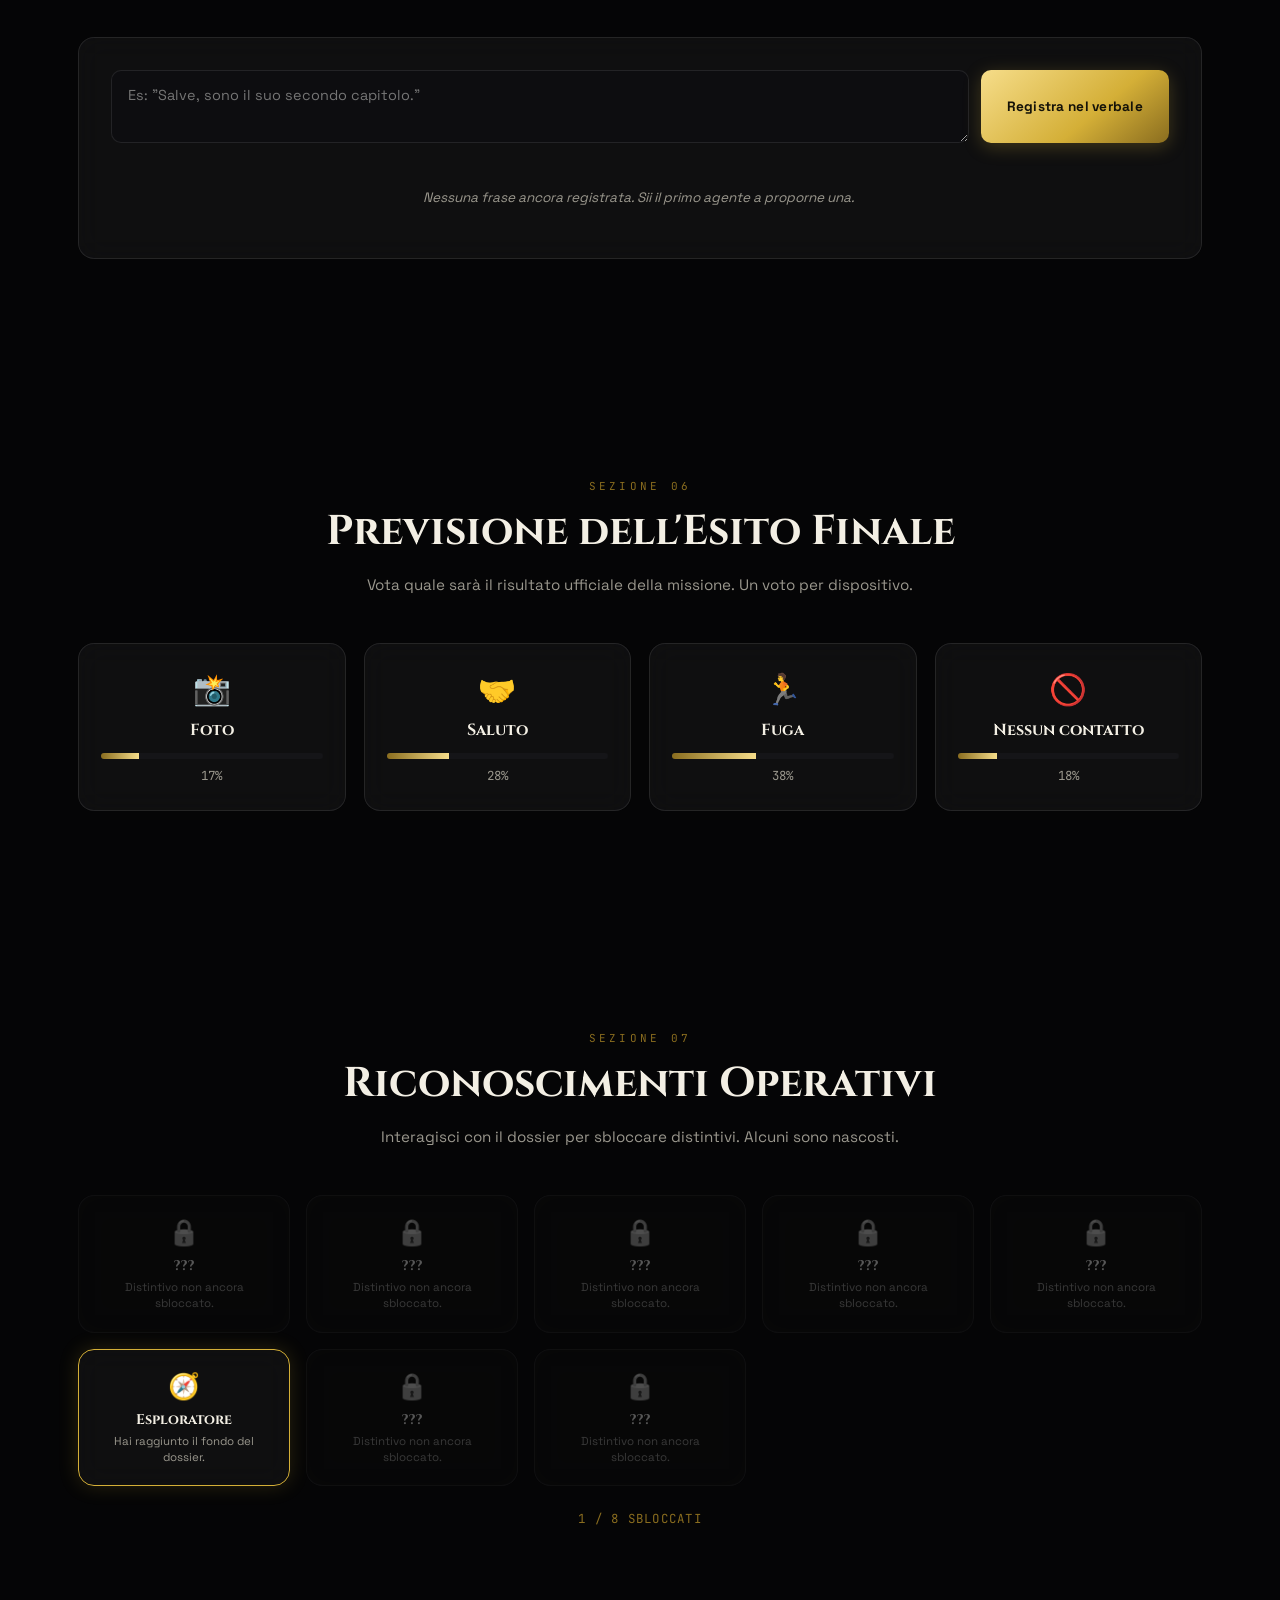
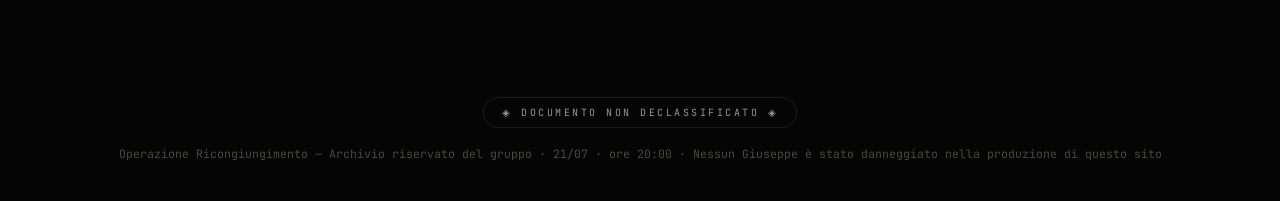
<file: operazione-ricongiungimento.html>
<!DOCTYPE html>
<html lang="it">
<head>
<meta charset="UTF-8">
<meta name="viewport" content="width=device-width, initial-scale=1.0">
<title>OPERAZIONE RICONGIUNGIMENTO // Dossier Riservato</title>
<style>
@import url('https://fonts.googleapis.com/css2?family=Cinzel:wght@500;600;700;900&family=Space+Grotesk:wght@400;500;600;700&family=JetBrains+Mono:wght@400;500;700&display=swap');

:root{
  --black:#050506;
  --black-2:#0b0b0e;
  --black-3:#121216;
  --glass:rgba(255,255,255,0.045);
  --glass-brd:rgba(255,255,255,0.09);
  --gold:#d4af37;
  --gold-bright:#f6dd8a;
  --gold-dim:#8a6d1f;
  --white:#f3efe4;
  --white-dim:#9a978d;
  --red:#a3241f;
  --green:#3fd58a;
  --radius:16px;
  --serif:'Cinzel',serif;
  --sans:'Space Grotesk',sans-serif;
  --mono:'JetBrains Mono',monospace;
}
*{box-sizing:border-box; margin:0; padding:0;}
html{scroll-behavior:smooth;}
body{
  background:var(--black);
  color:var(--white);
  font-family:var(--sans);
  overflow-x:hidden;
  position:relative;
  min-height:100vh;
}
::selection{background:var(--gold); color:#000;}

/* ---------- ambient background ---------- */
#bgcanvas{position:fixed; inset:0; z-index:0; opacity:.55; pointer-events:none;}
.noise{position:fixed; inset:0; z-index:1; pointer-events:none; opacity:.035;
  background-image:url("data:image/svg+xml,%3Csvg xmlns='http://www.w3.org/2000/svg' width='120' height='120'%3E%3Cfilter id='n'%3E%3CfeTurbulence type='fractalNoise' baseFrequency='0.9' numOctaves='2' stitchTiles='stitch'/%3E%3C/filter%3E%3Crect width='100%25' height='100%25' filter='url(%23n)'/%3E%3C/svg%3E");
}
.vignette{position:fixed; inset:0; z-index:1; pointer-events:none;
  background:radial-gradient(ellipse at center, transparent 40%, rgba(0,0,0,.75) 100%);}

.wrap{position:relative; z-index:2; max-width:1180px; margin:0 auto; padding:0 28px;}

/* ---------- top bar ---------- */
.topbar{
  position:fixed; top:0; left:0; right:0; z-index:50;
  display:flex; align-items:center; justify-content:space-between;
  padding:16px 28px;
  background:linear-gradient(180deg, rgba(5,5,6,.92), rgba(5,5,6,.65) 70%, transparent);
  backdrop-filter:blur(6px);
  font-family:var(--mono); font-size:11px; letter-spacing:.14em;
  color:var(--white-dim);
}
.topbar .brand{display:flex; align-items:center; gap:10px; color:var(--gold-bright); font-family:var(--serif); font-weight:700; letter-spacing:.08em; font-size:14px; cursor:default;}
.topbar .dot{width:7px;height:7px;border-radius:50%;background:var(--green); box-shadow:0 0 8px var(--green); animation:pulse 1.8s infinite;}
@keyframes pulse{0%,100%{opacity:1} 50%{opacity:.35}}
.topbar .right{display:flex; align-items:center; gap:18px;}
.soundtoggle{
  border:1px solid var(--glass-brd); background:var(--glass); color:var(--white-dim);
  padding:6px 12px; border-radius:20px; cursor:pointer; font-family:var(--mono); font-size:10px;
  letter-spacing:.1em; transition:.25s;
}
.soundtoggle:hover{border-color:var(--gold-dim); color:var(--gold-bright);}

/* ---------- hero ---------- */
.hero{
  min-height:100vh; display:flex; flex-direction:column; align-items:center; justify-content:center;
  text-align:center; padding:140px 20px 80px; position:relative;
}
.stamp{
  font-family:var(--mono); font-size:11px; letter-spacing:.35em; color:var(--red);
  border:1px solid var(--red); padding:6px 16px; border-radius:3px;
  text-transform:uppercase; margin-bottom:26px; opacity:.9;
  transform:rotate(-2deg);
  box-shadow:0 0 18px rgba(163,36,31,.25) inset;
}
.eyebrow{font-family:var(--mono); letter-spacing:.3em; color:var(--gold-dim); font-size:12px; margin-bottom:18px; text-transform:uppercase;}
.hero h1{
  font-family:var(--serif); font-weight:900; letter-spacing:.02em;
  font-size:clamp(2.4rem, 7.2vw, 6rem); line-height:1.02;
  background:linear-gradient(120deg, var(--gold-bright) 10%, var(--gold) 45%, #a6842a 55%, var(--gold-bright) 90%);
  -webkit-background-clip:text; background-clip:text; color:transparent;
  filter:drop-shadow(0 0 26px rgba(212,175,55,.25));
  margin-bottom:20px;
}
.hero .sub{
  font-size:clamp(.95rem, 1.6vw, 1.15rem); color:var(--white-dim); max-width:620px; margin:0 auto 46px;
  line-height:1.6; font-weight:400;
}
.hero .sub b{color:var(--white); font-weight:600;}

.countdown{
  display:flex; gap:14px; flex-wrap:wrap; justify-content:center; margin-bottom:36px;
}
.cd-box{
  width:118px; padding:18px 6px 14px;
  background:var(--glass); border:1px solid var(--glass-brd); border-radius:var(--radius);
  backdrop-filter:blur(14px); position:relative; overflow:hidden;
  transition:transform .3s;
}
.cd-box:hover{transform:translateY(-4px); border-color:var(--gold-dim);}
.cd-box::before{
  content:''; position:absolute; inset:0; background:radial-gradient(circle at 50% -10%, rgba(212,175,55,.18), transparent 60%);
}
.cd-num{
  font-family:var(--mono); font-weight:700; font-size:clamp(1.8rem,4vw,2.6rem); color:var(--gold-bright);
  text-shadow:0 0 18px rgba(212,175,55,.4); position:relative;
}
.cd-label{font-size:10px; letter-spacing:.2em; color:var(--white-dim); margin-top:6px; text-transform:uppercase; position:relative;}

.scrollcue{
  margin-top:10px; font-family:var(--mono); font-size:10px; letter-spacing:.25em; color:var(--white-dim);
  display:flex; flex-direction:column; align-items:center; gap:8px; opacity:.7;
}
.scrollcue .line{width:1px; height:34px; background:linear-gradient(var(--gold), transparent); animation:scrolldown 1.8s infinite;}
@keyframes scrolldown{0%{transform:scaleY(0); transform-origin:top;} 50%{transform:scaleY(1); transform-origin:top;} 51%{transform-origin:bottom;} 100%{transform:scaleY(0); transform-origin:bottom;}}

/* ---------- section shell ---------- */
section{position:relative; z-index:2; padding:110px 0;}
.section-head{margin-bottom:46px; text-align:center;}
.section-head .tag{font-family:var(--mono); font-size:11px; letter-spacing:.3em; color:var(--gold-dim); text-transform:uppercase; margin-bottom:10px;}
.section-head h2{font-family:var(--serif); font-size:clamp(1.7rem,3.4vw,2.6rem); font-weight:700; color:var(--white);}
.section-head p{color:var(--white-dim); max-width:560px; margin:14px auto 0; font-size:.95rem; line-height:1.6;}

.card{
  background:var(--glass); border:1px solid var(--glass-brd); border-radius:var(--radius);
  backdrop-filter:blur(14px);
}

/* ---------- dossier ---------- */
.dossier{padding:40px; position:relative;}
.dossier::after{
  content:'RISERVATO'; position:absolute; top:20px; right:24px; font-family:var(--mono);
  font-size:10px; letter-spacing:.3em; color:var(--red); border:1px solid var(--red); padding:4px 10px; border-radius:2px; opacity:.75;
}
.dossier-grid{display:grid; grid-template-columns:1fr 1fr; gap:34px; margin-top:10px;}
@media(max-width:760px){.dossier-grid{grid-template-columns:1fr;}}
.agent{display:flex; gap:16px; align-items:flex-start;}
.avatar{
  width:64px; height:64px; border-radius:50%; flex:none;
  background:linear-gradient(145deg, #1b1b20, #0a0a0c);
  border:1px solid var(--gold-dim);
  display:flex; align-items:center; justify-content:center;
  font-family:var(--serif); font-weight:700; font-size:1.3rem; color:var(--gold-bright);
  box-shadow:0 0 20px rgba(212,175,55,.12) inset;
  cursor:pointer; transition:.3s;
  position:relative;
}
.avatar:hover{box-shadow:0 0 24px rgba(212,175,55,.4); transform:scale(1.06);}
.agent h3{font-family:var(--serif); font-size:1.05rem; color:var(--white); margin-bottom:4px;}
.agent .role{font-family:var(--mono); font-size:10px; letter-spacing:.15em; color:var(--gold-dim); text-transform:uppercase; margin-bottom:8px;}
.agent p{font-size:.86rem; color:var(--white-dim); line-height:1.55;}

.brief-lines{margin-top:34px; display:grid; gap:12px; font-family:var(--mono); font-size:.82rem; color:var(--white-dim);}
.brief-lines .row{display:flex; justify-content:space-between; border-bottom:1px dashed var(--glass-brd); padding-bottom:10px; gap:16px;}
.brief-lines .row span:first-child{color:var(--gold-dim); letter-spacing:.08em;}
.brief-lines .row span:last-child{color:var(--white); text-align:right;}
.redacted{background:#1a1a1a; color:transparent; border-radius:2px; padding:0 6px; user-select:none; cursor:help; box-shadow:inset 0 0 0 1px #2a2a2a;}
.redacted:hover{background:transparent; color:var(--white); transition:.2s;}

/* ---------- gauges row ---------- */
.gauges{display:grid; grid-template-columns:1fr 1fr; gap:28px;}
@media(max-width:760px){.gauges{grid-template-columns:1fr;}}
.gauge-card{padding:32px; text-align:center;}
.gauge-title{font-family:var(--mono); font-size:11px; letter-spacing:.2em; color:var(--gold-dim); text-transform:uppercase; margin-bottom:18px;}
.dial{width:200px; margin:0 auto;}
.dial-val{font-family:var(--serif); font-size:2.6rem; font-weight:700; color:var(--gold-bright); margin-top:-118px; text-shadow:0 0 20px rgba(212,175,55,.35);}
.dial-caption{margin-top:8px; font-size:.82rem; color:var(--white-dim); font-family:var(--mono); letter-spacing:.1em;}

.autism-bar-wrap{margin-top:16px;}
.autism-track{
  width:100%; height:22px; border-radius:11px; background:#111114; border:1px solid var(--glass-brd);
  overflow:hidden; position:relative;
}
.autism-fill{
  height:100%; border-radius:11px;
  background:linear-gradient(90deg, var(--gold-dim), var(--gold), var(--gold-bright));
  width:0%; transition:width 1.8s cubic-bezier(.16,.9,.3,1); position:relative;
  box-shadow:0 0 18px rgba(212,175,55,.5);
}
.autism-fill::after{
  content:''; position:absolute; inset:0;
  background:repeating-linear-gradient(45deg, rgba(0,0,0,.12) 0 8px, transparent 8px 16px);
}
.autism-pct{font-family:var(--mono); font-size:2.4rem; font-weight:700; color:var(--gold-bright); margin:14px 0 4px;}
.autism-label{font-family:var(--mono); font-size:11px; letter-spacing:.2em; color:var(--red); text-transform:uppercase;}

/* ---------- timeline ---------- */
.timeline{position:relative; margin-top:20px; padding-left:0;}
.timeline::before{content:''; position:absolute; left:20px; top:0; bottom:0; width:1px; background:linear-gradient(var(--gold-dim), transparent 95%);}
@media(min-width:760px){.timeline::before{left:50%;}}
.t-item{position:relative; padding:0 0 44px 52px;}
@media(min-width:760px){
  .t-item{width:50%; padding:0 40px 44px 0;}
  .t-item:nth-child(even){margin-left:50%; padding:0 0 44px 40px;}
}
.t-dot{position:absolute; left:14px; top:2px; width:13px; height:13px; border-radius:50%; background:var(--black); border:2px solid var(--gold); box-shadow:0 0 10px var(--gold);}
@media(min-width:760px){
  .t-item .t-dot{left:auto; right:-7px;}
  .t-item:nth-child(even) .t-dot{right:auto; left:-7px;}
}
.t-year{font-family:var(--mono); color:var(--gold-bright); font-size:.8rem; letter-spacing:.15em; margin-bottom:6px;}
.t-title{font-family:var(--serif); font-size:1.05rem; margin-bottom:6px; color:var(--white);}
.t-desc{font-size:.86rem; color:var(--white-dim); line-height:1.55;}

/* ---------- bets ---------- */
.bets-grid{display:grid; grid-template-columns:repeat(auto-fit,minmax(240px,1fr)); gap:18px; margin-top:10px;}
.bet{
  padding:22px; cursor:pointer; transition:.25s; position:relative; overflow:hidden;
}
.bet:hover{border-color:var(--gold-dim); transform:translateY(-3px);}
.bet.selected{border-color:var(--gold); box-shadow:0 0 24px rgba(212,175,55,.2);}
.bet .odds{position:absolute; top:16px; right:18px; font-family:var(--mono); font-size:.75rem; color:var(--gold-bright); border:1px solid var(--gold-dim); padding:2px 8px; border-radius:20px;}
.bet h4{font-family:var(--sans); font-weight:600; font-size:.98rem; margin:6px 30px 14px 0; color:var(--white); line-height:1.4;}
.bet-bar{height:6px; border-radius:4px; background:#151518; overflow:hidden; margin-bottom:8px;}
.bet-bar > div{height:100%; background:linear-gradient(90deg,var(--gold-dim),var(--gold)); width:0%; transition:width 1s;}
.bet-pct{font-family:var(--mono); font-size:.72rem; color:var(--white-dim);}
.bet-hint{margin-top:26px; text-align:center; font-family:var(--mono); font-size:.72rem; color:var(--white-dim); letter-spacing:.08em;}

/* ---------- suggestions ---------- */
.suggest-box{padding:32px;}
.suggest-form{display:flex; gap:12px; flex-wrap:wrap;}
.suggest-form textarea{
  flex:1; min-width:220px; resize:vertical; min-height:52px; max-height:140px;
  background:#0d0d10; border:1px solid var(--glass-brd); border-radius:10px; color:var(--white);
  padding:14px 16px; font-family:var(--sans); font-size:.9rem; line-height:1.5;
}
.suggest-form textarea:focus{outline:none; border-color:var(--gold-dim);}
.btn-gold{
  background:linear-gradient(140deg, var(--gold-bright), var(--gold) 60%, var(--gold-dim));
  color:#141208; border:none; font-weight:700; font-family:var(--sans); font-size:.85rem;
  padding:0 26px; border-radius:10px; cursor:pointer; letter-spacing:.02em; transition:.25s;
  box-shadow:0 4px 18px rgba(212,175,55,.25);
}
.btn-gold:hover{transform:translateY(-2px); box-shadow:0 8px 24px rgba(212,175,55,.4);}
.btn-gold:active{transform:translateY(0);}
.suggest-list{margin-top:26px; display:grid; gap:12px; max-height:360px; overflow-y:auto; padding-right:4px;}
.suggest-list::-webkit-scrollbar{width:6px;}
.suggest-list::-webkit-scrollbar-thumb{background:var(--gold-dim); border-radius:4px;}
.suggest-item{
  background:#0d0d10; border:1px solid var(--glass-brd); border-radius:10px; padding:14px 16px;
  font-size:.88rem; color:var(--white); line-height:1.5; position:relative; animation:pop .35s ease;
}
@keyframes pop{from{opacity:0; transform:translateY(8px) scale(.98)} to{opacity:1; transform:none}}
.suggest-item .meta{font-family:var(--mono); font-size:.68rem; color:var(--gold-dim); margin-top:8px; letter-spacing:.08em;}
.suggest-item .del{position:absolute; top:10px; right:12px; cursor:pointer; color:var(--white-dim); font-size:.75rem;}
.suggest-item .del:hover{color:var(--red);}
.suggest-empty{color:var(--white-dim); font-size:.85rem; font-style:italic; text-align:center; padding:20px 0;}

/* ---------- outcome vote ---------- */
.outcome-grid{display:grid; grid-template-columns:repeat(auto-fit,minmax(220px,1fr)); gap:18px;}
.outcome{padding:26px 22px; text-align:center; cursor:pointer; transition:.25s;}
.outcome:hover{border-color:var(--gold-dim); transform:translateY(-3px);}
.outcome.voted{border-color:var(--gold); box-shadow:0 0 22px rgba(212,175,55,.2);}
.outcome .icon{font-size:1.9rem; margin-bottom:10px;}
.outcome h4{font-family:var(--serif); font-size:1rem; margin-bottom:12px; color:var(--white);}
.outcome .obar{height:6px; border-radius:4px; background:#151518; overflow:hidden; margin-bottom:8px;}
.outcome .obar>div{height:100%; background:linear-gradient(90deg,var(--gold-dim),var(--gold-bright)); width:0%; transition:width 1s;}
.outcome .opct{font-family:var(--mono); font-size:.78rem; color:var(--white-dim);}

/* ---------- achievements ---------- */
.ach-grid{display:grid; grid-template-columns:repeat(auto-fit,minmax(190px,1fr)); gap:16px;}
.ach{padding:20px; text-align:center; opacity:.35; filter:grayscale(1); transition:.4s;}
.ach.unlocked{opacity:1; filter:grayscale(0); border-color:var(--gold); box-shadow:0 0 20px rgba(212,175,55,.18);}
.ach .aic{font-size:1.6rem; margin-bottom:8px;}
.ach h5{font-family:var(--serif); font-size:.88rem; color:var(--white); margin-bottom:4px;}
.ach p{font-size:.72rem; color:var(--white-dim); line-height:1.4;}
.ach-progress{text-align:center; margin-top:24px; font-family:var(--mono); font-size:.78rem; color:var(--gold-dim); letter-spacing:.1em;}

/* toast */
#toastbox{position:fixed; top:70px; right:20px; z-index:999; display:flex; flex-direction:column; gap:10px; max-width:280px;}
.toast{
  background:linear-gradient(140deg, #16150f, #0c0c0c); border:1px solid var(--gold); border-radius:12px;
  padding:14px 16px; box-shadow:0 10px 30px rgba(0,0,0,.5), 0 0 20px rgba(212,175,55,.15);
  animation:slidein .4s ease, fadeout .4s ease 3.6s forwards;
  font-family:var(--sans);
}
@keyframes slidein{from{transform:translateX(40px); opacity:0} to{transform:none; opacity:1}}
@keyframes fadeout{to{opacity:0; transform:translateX(20px)}}
.toast .ttitle{font-family:var(--mono); font-size:10px; letter-spacing:.2em; color:var(--gold-bright); margin-bottom:4px;}
.toast .tdesc{font-size:.82rem; color:var(--white);}

/* footer */
footer{padding:60px 0 40px; text-align:center; position:relative; z-index:2;}
footer .fstamp{
  display:inline-block; font-family:var(--mono); font-size:10px; letter-spacing:.25em; color:var(--white-dim);
  border:1px solid var(--glass-brd); padding:8px 18px; border-radius:20px; cursor:pointer; user-select:none; transition:.3s;
}
footer .fstamp:hover{border-color:var(--gold-dim); color:var(--gold-bright);}
footer .fine{margin-top:18px; font-size:.72rem; color:#4a4842; font-family:var(--mono);}

.hidden-section{display:none; padding:60px 0; border-top:1px solid var(--glass-brd); border-bottom:1px solid var(--glass-brd); margin:40px 0;}
.hidden-section.show{display:block; animation:pop .5s ease;}
.hidden-section h3{font-family:var(--serif); color:var(--red); text-align:center; margin-bottom:16px; letter-spacing:.05em;}
.hidden-section p{max-width:640px; margin:0 auto 14px; color:var(--white-dim); font-size:.9rem; line-height:1.7; text-align:center;}

@media(prefers-reduced-motion: reduce){
  *{animation-duration:.01ms !important; transition-duration:.01ms !important;}
}
</style>
</head>
<body>

<canvas id="bgcanvas"></canvas>
<div class="noise"></div>
<div class="vignette"></div>

<div class="topbar">
  <div class="brand" id="logoClick">⌖ OPERAZIONE&nbsp;RICONGIUNGIMENTO</div>
  <div class="right">
    <span><span class="dot"></span> STATO: ATTIVO</span>
    <button class="soundtoggle" id="soundBtn">🔊 AUDIO ON</button>
  </div>
</div>

<div id="toastbox"></div>

<!-- HERO -->
<section class="hero">
  <div class="stamp">TOP SECRET — SOLO PER IL GRUPPO</div>
  <div class="eyebrow">Dossier Operativo N. 07-GS/GP</div>
  <h1>IL GRANDE<br>RICONGIUNGIMENTO</h1>
  <p class="sub">Il 21 luglio, ore 20:00, due linee genetiche indipendenti ma otticamente identiche convergeranno nello stesso cinema. <b>Giuseppe Sarcinella</b> e <b>Giuseppe Pastore</b> saranno, per la prima volta nella storia documentata del gruppo, nella stessa stanza.</p>

  <div class="countdown" id="countdown">
    <div class="cd-box"><div class="cd-num" id="cd-d">00</div><div class="cd-label">Giorni</div></div>
    <div class="cd-box"><div class="cd-num" id="cd-h">00</div><div class="cd-label">Ore</div></div>
    <div class="cd-box"><div class="cd-num" id="cd-m">00</div><div class="cd-label">Minuti</div></div>
    <div class="cd-box"><div class="cd-num" id="cd-s">00</div><div class="cd-label">Secondi</div></div>
  </div>

  <div class="scrollcue"><span>ACCEDI AL DOSSIER</span><div class="line"></div></div>
</section>

<div class="wrap">

  <!-- MISSION BRIEFING -->
  <section id="briefing">
    <div class="section-head">
      <div class="tag">Sezione 01</div>
      <h2>Mission Briefing</h2>
      <p>Fascicolo riservato. Accesso consentito solo al personale autorizzato della chat di gruppo.</p>
    </div>

    <div class="card dossier">
      <div class="dossier-grid">
        <div class="agent">
          <div class="avatar" id="av1">GS</div>
          <div>
            <h3>Giuseppe Sarcinella</h3>
            <div class="role">Soggetto Primario</div>
            <p>Ignaro protagonista della missione. Da anni oggetto di una running gag collettiva a causa della sua presunta somiglianza con il Soggetto Secondario. Nessun precedente contatto diretto registrato.</p>
          </div>
        </div>
        <div class="agent">
          <div class="avatar" id="av2">GP</div>
          <div>
            <h3>Giuseppe Pastore</h3>
            <div class="role">Soggetto Secondario ("Il Sosia")</div>
            <p>Ospite ufficiale dell'evento cinematografico. Ignaro di essere, da anni, il metro di paragone estetico non richiesto di un perfetto sconosciuto.</p>
          </div>
        </div>
      </div>

      <div class="brief-lines">
        <div class="row"><span>Data operazione</span><span>21 Luglio, ore 20:00</span></div>
        <div class="row"><span>Location</span><span class="redacted">Cinema — coordinate classificate</span></div>
        <div class="row"><span>Codice missione</span><span class="redacted">PASTORE-2</span></div>
        <div class="row"><span>Obiettivo primario</span><span>Contatto visivo diretto tra i due soggetti</span></div>
        <div class="row"><span>Obiettivo secondario</span><span>Foto di gruppo per l'archivio storico della chat</span></div>
        <div class="row"><span>Rischio di negazione</span><span>Alto (Pastore potrebbe non vedere la somiglianza)</span></div>
        <div class="row"><span>Personale sul campo</span><span>1 soggetto, 0 supporto, gruppo WhatsApp in ascolto</span></div>
      </div>
    </div>
  </section>

  <!-- GAUGES -->
  <section id="gauges-section">
    <div class="section-head">
      <div class="tag">Sezione 02</div>
      <h2>Metriche Operative</h2>
      <p>Dati raccolti in tempo reale dal sistema di analisi predittiva del gruppo.</p>
    </div>
    <div class="gauges">
      <div class="card gauge-card">
        <div class="gauge-title">Probabilità di Successo</div>
        <svg class="dial" viewBox="0 0 200 120">
          <path d="M20,110 A80,80 0 0 1 180,110" fill="none" stroke="#151518" stroke-width="14" stroke-linecap="round"/>
          <path id="gaugeArc" d="M20,110 A80,80 0 0 1 180,110" fill="none" stroke="url(#gaugeGrad)" stroke-width="14" stroke-linecap="round" stroke-dasharray="251" stroke-dashoffset="251"/>
          <defs>
            <linearGradient id="gaugeGrad" x1="0%" y1="0%" x2="100%" y2="0%">
              <stop offset="0%" stop-color="#8a6d1f"/>
              <stop offset="100%" stop-color="#f6dd8a"/>
            </linearGradient>
          </defs>
        </svg>
        <div class="dial-val" id="probVal">--%</div>
        <div class="dial-caption" id="probCaption">Calcolo in corso…</div>
      </div>

      <div class="card gauge-card">
        <div class="gauge-title">Livello di Autismo della Missione</div>
        <div class="autism-pct" id="autismPct">0%</div>
        <div class="autism-track"><div class="autism-fill" id="autismFill"></div></div>
        <div class="autism-label" id="autismLabel" style="margin-top:12px;">CALIBRAZIONE…</div>
      </div>
    </div>
  </section>

  <!-- TIMELINE -->
  <section id="timeline-section">
    <div class="section-head">
      <div class="tag">Sezione 03</div>
      <h2>Cronologia della Lore</h2>
      <p>Ricostruzione storica ufficiale degli eventi che hanno portato all'Operazione Ricongiungimento.</p>
    </div>
    <div class="timeline">
      <div class="t-item"><div class="t-dot"></div><div class="t-year">2018</div><div class="t-title">Primo Avvistamento</div><div class="t-desc">Un membro del gruppo nota, in fila al bar, un uomo "identico a Sarcinella". Nessuno gli crede.</div></div>
      <div class="t-item"><div class="t-dot"></div><div class="t-year">2019</div><div class="t-title">Battesimo del Nome</div><div class="t-desc">Il gruppo WhatsApp ribattezza ufficialmente Sarcinella con il nome "Pastore" per la prima volta. La gag è servita.</div></div>
      <div class="t-item"><div class="t-dot"></div><div class="t-year">2020</div><div class="t-title">Falso Allarme Social</div><div class="t-desc">Una foto di Pastore viene scambiata per Sarcinella su Facebook. Panico, poi ilarità generale nel gruppo.</div></div>
      <div class="t-item"><div class="t-dot"></div><div class="t-year">2021</div><div class="t-title">Occasione Mancata</div><div class="t-desc">I due soggetti si trovano, non confermato, nello stesso locale. Nessun contatto avviene. Il rimpianto collettivo cresce.</div></div>
      <div class="t-item"><div class="t-dot"></div><div class="t-year">2023</div><div class="t-title">Teoria del Multiverso</div><div class="t-desc">Nasce ufficialmente la "Teoria Sarcinella-Pastore": due entità della stessa persona in universi paralleli.</div></div>
      <div class="t-item"><div class="t-dot"></div><div class="t-year">2025</div><div class="t-title">Segnalazione Strategica</div><div class="t-desc">Fonti interne confermano: Pastore sarà ospite in un cinema. L'intelligence del gruppo entra in stato di allerta.</div></div>
      <div class="t-item"><div class="t-dot"></div><div class="t-year">2026</div><div class="t-title">IL GRANDE RICONGIUNGIMENTO</div><div class="t-desc">21 luglio, ore 20:00. L'operazione viene lanciata ufficialmente. La storia sta per essere scritta.</div></div>
    </div>
  </section>

  <!-- BETS -->
  <section id="bets-section">
    <div class="section-head">
      <div class="tag">Sezione 04</div>
      <h2>Scommesse Operative</h2>
      <p>Seleziona un esito. I dati vengono aggregati in tempo reale nel registro del gruppo. Un voto per dispositivo.</p>
    </div>
    <div class="bets-grid" id="betsGrid"></div>
    <div class="bet-hint">Clicca una casella per registrare la tua previsione ufficiale.</div>
  </section>

  <!-- SUGGESTIONS -->
  <section id="suggest-section">
    <div class="section-head">
      <div class="tag">Sezione 05</div>
      <h2>Suggerisci Cosa Dire a Pastore</h2>
      <p>Ogni suggerimento entra a far parte del verbale ufficiale della missione. Scegli con cura le parole.</p>
    </div>
    <div class="card suggest-box">
      <div class="suggest-form">
        <textarea id="suggestInput" maxlength="220" placeholder='Es: "Salve, sono il suo secondo capitolo."'></textarea>
        <button class="btn-gold" id="suggestBtn">Registra nel verbale</button>
      </div>
      <div class="suggest-list" id="suggestList"></div>
    </div>
  </section>

  <!-- OUTCOME VOTE -->
  <section id="outcome-section">
    <div class="section-head">
      <div class="tag">Sezione 06</div>
      <h2>Previsione dell'Esito Finale</h2>
      <p>Vota quale sarà il risultato ufficiale della missione. Un voto per dispositivo.</p>
    </div>
    <div class="outcome-grid" id="outcomeGrid"></div>
  </section>

  <!-- ACHIEVEMENTS -->
  <section id="ach-section">
    <div class="section-head">
      <div class="tag">Sezione 07</div>
      <h2>Riconoscimenti Operativi</h2>
      <p>Interagisci con il dossier per sbloccare distintivi. Alcuni sono nascosti.</p>
    </div>
    <div class="ach-grid" id="achGrid"></div>
    <div class="ach-progress" id="achProgress">0 / 8 SBLOCCATI</div>
  </section>

  <div class="hidden-section" id="secretSection">
    <h3>◆ VERBALE SEGRETO — LIVELLO 2 ◆</h3>
    <p>Hai attivato il codice riservato. Documento confermato: Giuseppe Sarcinella e Giuseppe Pastore non sono la stessa persona in due corpi diversi. Sono, secondo fonti interne del gruppo, semplicemente due persone con la faccia simile. La cospirazione finisce qui. O forse no.</p>
    <p style="font-family:'JetBrains Mono',monospace; color:#8a6d1f; font-size:.75rem;">ACCESSO REGISTRATO — GRAZIE PER LA CURIOSITÀ, AGENTE.</p>
  </div>

</div>

<footer>
  <div class="fstamp" id="footerStamp">◈ DOCUMENTO NON DECLASSIFICATO ◈</div>
  <div class="fine">Operazione Ricongiungimento — Archivio riservato del gruppo · 21/07 · ore 20:00 · Nessun Giuseppe è stato danneggiato nella produzione di questo sito</div>
</footer>

<script>
/* ============ AMBIENT CANVAS PARTICLES ============ */
const canvas = document.getElementById('bgcanvas');
const ctx = canvas.getContext('2d');
let W,H,particles=[];
function resize(){W=canvas.width=window.innerWidth; H=canvas.height=window.innerHeight;}
window.addEventListener('resize', resize); resize();
for(let i=0;i<60;i++){
  particles.push({x:Math.random()*W, y:Math.random()*H, r:Math.random()*1.6+.3, s:Math.random()*.3+.05, o:Math.random()*.5+.1});
}
function drawParticles(){
  ctx.clearRect(0,0,W,H);
  ctx.fillStyle='#d4af37';
  particles.forEach(p=>{
    ctx.globalAlpha=p.o;
    ctx.beginPath(); ctx.arc(p.x,p.y,p.r,0,Math.PI*2); ctx.fill();
    p.y -= p.s;
    if(p.y<-10){p.y=H+10; p.x=Math.random()*W;}
  });
  ctx.globalAlpha=1;
  requestAnimationFrame(drawParticles);
}
drawParticles();

/* ============ SOUND ============ */
let audioCtx=null;
let soundOn = localStorage.getItem('ric_sound') !== 'off';
function updateSoundBtn(){document.getElementById('soundBtn').textContent = soundOn ? '🔊 AUDIO ON' : '🔇 AUDIO OFF';}
updateSoundBtn();
document.getElementById('soundBtn').addEventListener('click', ()=>{
  soundOn = !soundOn;
  localStorage.setItem('ric_sound', soundOn?'on':'off');
  updateSoundBtn();
  if(soundOn) blip(660,.05);
});
function blip(freq=520, dur=.06){
  if(!soundOn) return;
  try{
    if(!audioCtx) audioCtx = new (window.AudioContext||window.webkitAudioContext)();
    const o = audioCtx.createOscillator();
    const g = audioCtx.createGain();
    o.type='sine'; o.frequency.value=freq;
    g.gain.setValueAtTime(.06, audioCtx.currentTime);
    g.gain.exponentialRampToValueAtTime(.0001, audioCtx.currentTime+dur);
    o.connect(g); g.connect(audioCtx.destination);
    o.start(); o.stop(audioCtx.currentTime+dur);
  }catch(e){}
}

/* ============ COUNTDOWN ============ */
const target = new Date('2026-07-21T20:00:00');
function tickCountdown(){
  const now = new Date();
  let diff = target - now;
  if(diff < 0) diff = 0;
  const d = Math.floor(diff/(1000*60*60*24));
  const h = Math.floor((diff/(1000*60*60))%24);
  const m = Math.floor((diff/(1000*60))%60);
  const s = Math.floor((diff/1000)%60);
  document.getElementById('cd-d').textContent = String(d).padStart(2,'0');
  document.getElementById('cd-h').textContent = String(h).padStart(2,'0');
  document.getElementById('cd-m').textContent = String(m).padStart(2,'0');
  document.getElementById('cd-s').textContent = String(s).padStart(2,'0');
}
tickCountdown(); setInterval(tickCountdown,1000);

/* ============ GAUGES ============ */
const probability = Math.floor(Math.random()*88)+8; // 8-95
const autismLevel = Math.floor(Math.random()*16)+84; // 84-99

function captionFor(p){
  if(p<25) return "Esito incerto. Preparare piano B.";
  if(p<50) return "Possibile, ma servirà fortuna.";
  if(p<75) return "Condizioni favorevoli rilevate.";
  return "Il destino è dalla nostra parte.";
}
window.addEventListener('load', ()=>{
  setTimeout(()=>{
    const circumference = 251;
    const offset = circumference - (circumference * probability/100);
    document.getElementById('gaugeArc').style.transition='stroke-dashoffset 1.6s cubic-bezier(.16,.9,.3,1)';
    document.getElementById('gaugeArc').style.strokeDashoffset = offset;
    document.getElementById('probVal').textContent = probability + '%';
    document.getElementById('probCaption').textContent = captionFor(probability);
  }, 400);

  setTimeout(()=>{
    document.getElementById('autismFill').style.width = autismLevel + '%';
    document.getElementById('autismPct').textContent = autismLevel + '%';
    document.getElementById('autismLabel').textContent = autismLevel>95 ? 'MASSIMO STORICO REGISTRATO' : 'LIVELLO CRITICO';
  }, 500);
});

/* ============ ACHIEVEMENTS ============ */
const ACHIEVEMENTS = {
  observer:   {name:"Osservatore Attento", desc:"Hai esaminato entrambi gli agenti sul campo.", icon:"👁️"},
  redactor:   {name:"Occhio di Falco", desc:"Hai svelato un'informazione redatta.", icon:"🔍"},
  gambler:    {name:"Scommettitore", desc:"Hai piazzato una previsione operativa.", icon:"🎲"},
  voter:      {name:"Stratega", desc:"Hai votato l'esito della missione.", icon:"🗳️"},
  writer:     {name:"Sceneggiatore", desc:"Hai suggerito una frase per Pastore.", icon:"✍️"},
  explorer:   {name:"Esploratore", desc:"Hai raggiunto il fondo del dossier.", icon:"🧭"},
  konami:     {name:"Agente Segreto", desc:"Hai scoperto il codice nascosto.", icon:"🕵️"},
  declass:    {name:"Whistleblower", desc:"Hai tentato di declassificare il documento.", icon:"📁"},
};
let unlocked = JSON.parse(localStorage.getItem('ric_ach') || '{}');

function renderAchievements(){
  const grid = document.getElementById('achGrid');
  grid.innerHTML='';
  let count=0;
  Object.entries(ACHIEVEMENTS).forEach(([key,a])=>{
    const isUn = !!unlocked[key];
    if(isUn) count++;
    const el = document.createElement('div');
    el.className = 'card ach' + (isUn?' unlocked':'');
    el.innerHTML = `<div class="aic">${isUn?a.icon:'🔒'}</div><h5>${isUn?a.name:'???'}</h5><p>${isUn?a.desc:'Distintivo non ancora sbloccato.'}</p>`;
    grid.appendChild(el);
  });
  document.getElementById('achProgress').textContent = `${count} / ${Object.keys(ACHIEVEMENTS).length} SBLOCCATI`;
}
function unlock(key){
  if(unlocked[key]) return;
  unlocked[key]=true;
  localStorage.setItem('ric_ach', JSON.stringify(unlocked));
  renderAchievements();
  showToast('DISTINTIVO SBLOCCATO', ACHIEVEMENTS[key].icon + ' ' + ACHIEVEMENTS[key].name);
  blip(880,.09);
}
renderAchievements();

function showToast(title, desc){
  const box = document.getElementById('toastbox');
  const t = document.createElement('div');
  t.className='toast';
  t.innerHTML = `<div class="ttitle">${title}</div><div class="tdesc">${desc}</div>`;
  box.appendChild(t);
  setTimeout(()=>t.remove(), 4200);
}

/* click avatars -> observer achievement */
let avClicks = new Set();
['av1','av2'].forEach(id=>{
  document.getElementById(id).addEventListener('click', ()=>{
    blip(420,.05);
    avClicks.add(id);
    if(avClicks.size===2) unlock('observer');
  });
});

/* redacted reveal */
document.querySelectorAll('.redacted').forEach(el=>{
  el.addEventListener('mouseenter', ()=> unlock('redactor'));
  el.addEventListener('click', ()=> unlock('redactor'));
});

/* scroll to bottom -> explorer */
window.addEventListener('scroll', ()=>{
  if((window.innerHeight + window.scrollY) >= document.body.offsetHeight - 40){
    unlock('explorer');
  }
});

/* ============ BETS ============ */
const BET_OPTIONS = [
  {id:'foto', label:'Foto ricordo insieme', odds:'2.5x'},
  {id:'nega', label:'Pastore nega la somiglianza', odds:'1.8x'},
  {id:'fuga', label:'Sarcinella scappa in bagno', odds:'4.0x'},
  {id:'ignoto', label:'Nessuno dei due se ne accorge', odds:'3.2x'},
  {id:'standing', label:'Standing ovation del gruppo WhatsApp', odds:'6.6x'},
  {id:'chiede', label:'Pastore chiede "chi sei?"', odds:'5.5x'},
];
let betCounts = JSON.parse(localStorage.getItem('ric_bets') || '{}');
let myBet = localStorage.getItem('ric_mybet') || null;
BET_OPTIONS.forEach(o=>{ if(!(o.id in betCounts)) betCounts[o.id]=Math.floor(Math.random()*40)+5; });

function renderBets(){
  const grid = document.getElementById('betsGrid');
  grid.innerHTML='';
  const total = Object.values(betCounts).reduce((a,b)=>a+b,0) || 1;
  BET_OPTIONS.forEach(o=>{
    const pct = Math.round((betCounts[o.id]/total)*100);
    const el = document.createElement('div');
    el.className = 'card bet' + (myBet===o.id ? ' selected':'');
    el.innerHTML = `
      <div class="odds">${o.odds}</div>
      <h4>${o.label}</h4>
      <div class="bet-bar"><div style="width:${pct}%"></div></div>
      <div class="bet-pct">${pct}% degli agenti concorda</div>
    `;
    el.addEventListener('click', ()=>{
      if(myBet===o.id) return;
      if(myBet) betCounts[myBet] = Math.max(0, betCounts[myBet]-1);
      betCounts[o.id] = (betCounts[o.id]||0)+1;
      myBet = o.id;
      localStorage.setItem('ric_bets', JSON.stringify(betCounts));
      localStorage.setItem('ric_mybet', myBet);
      renderBets();
      unlock('gambler');
      blip(600,.06);
    });
    grid.appendChild(el);
  });
}
renderBets();

/* ============ OUTCOME VOTE ============ */
const OUTCOMES = [
  {id:'photo', label:'Foto', icon:'📸'},
  {id:'greet', label:'Saluto', icon:'🤝'},
  {id:'flee', label:'Fuga', icon:'🏃'},
  {id:'none', label:'Nessun contatto', icon:'🚫'},
];
let outcomeCounts = JSON.parse(localStorage.getItem('ric_outcomes') || '{}');
let myOutcome = localStorage.getItem('ric_myoutcome') || null;
OUTCOMES.forEach(o=>{ if(!(o.id in outcomeCounts)) outcomeCounts[o.id]=Math.floor(Math.random()*30)+10; });

function renderOutcomes(){
  const grid = document.getElementById('outcomeGrid');
  grid.innerHTML='';
  const total = Object.values(outcomeCounts).reduce((a,b)=>a+b,0) || 1;
  OUTCOMES.forEach(o=>{
    const pct = Math.round((outcomeCounts[o.id]/total)*100);
    const el = document.createElement('div');
    el.className = 'card outcome' + (myOutcome===o.id?' voted':'');
    el.innerHTML = `
      <div class="icon">${o.icon}</div>
      <h4>${o.label}</h4>
      <div class="obar"><div style="width:${pct}%"></div></div>
      <div class="opct">${pct}%</div>
    `;
    el.addEventListener('click', ()=>{
      if(myOutcome===o.id) return;
      if(myOutcome) outcomeCounts[myOutcome] = Math.max(0, outcomeCounts[myOutcome]-1);
      outcomeCounts[o.id] = (outcomeCounts[o.id]||0)+1;
      myOutcome = o.id;
      localStorage.setItem('ric_outcomes', JSON.stringify(outcomeCounts));
      localStorage.setItem('ric_myoutcome', myOutcome);
      renderOutcomes();
      unlock('voter');
      blip(700,.06);
    });
    grid.appendChild(el);
  });
}
renderOutcomes();

/* ============ SUGGESTIONS ============ */
function loadSuggestions(){ return JSON.parse(localStorage.getItem('ric_suggestions') || '[]'); }
function saveSuggestions(arr){ localStorage.setItem('ric_suggestions', JSON.stringify(arr)); }

function renderSuggestions(){
  const list = document.getElementById('suggestList');
  const items = loadSuggestions();
  list.innerHTML='';
  if(items.length===0){
    list.innerHTML = '<div class="suggest-empty">Nessuna frase ancora registrata. Sii il primo agente a proporne una.</div>';
    return;
  }
  items.slice().reverse().forEach((it, idxRev)=>{
    const idx = items.length - 1 - idxRev;
    const el = document.createElement('div');
    el.className='suggest-item';
    el.innerHTML = `<span class="del" data-idx="${idx}">✕</span>“${it.text}”<div class="meta">Agente anonimo · ${it.time}</div>`;
    list.appendChild(el);
  });
  list.querySelectorAll('.del').forEach(btn=>{
    btn.addEventListener('click', (e)=>{
      const i = parseInt(e.target.dataset.idx);
      const arr = loadSuggestions();
      arr.splice(i,1);
      saveSuggestions(arr);
      renderSuggestions();
    });
  });
}
renderSuggestions();

document.getElementById('suggestBtn').addEventListener('click', ()=>{
  const input = document.getElementById('suggestInput');
  const val = input.value.trim();
  if(!val) return;
  const arr = loadSuggestions();
  arr.push({text: val, time: new Date().toLocaleDateString('it-IT', {day:'2-digit', month:'short', hour:'2-digit', minute:'2-digit'})});
  saveSuggestions(arr);
  input.value='';
  renderSuggestions();
  unlock('writer');
  blip(760,.07);
});
document.getElementById('suggestInput').addEventListener('keydown', (e)=>{
  if(e.key==='Enter' && (e.ctrlKey || e.metaKey)) document.getElementById('suggestBtn').click();
});

/* ============ FOOTER EASTER EGG (declassify) ============ */
let footerClicks=0;
document.getElementById('footerStamp').addEventListener('click', (e)=>{
  footerClicks++;
  blip(500,.04);
  if(footerClicks>=5){
    e.target.textContent = '◈ DOCUMENTO DECLASSIFICATO ◈';
    e.target.style.color = '#3fd58a';
    e.target.style.borderColor = '#3fd58a';
    unlock('declass');
  }
});

/* ============ LOGO TRIPLE CLICK EASTER EGG ============ */
let logoClicks=0, logoTimer=null;
document.getElementById('logoClick').addEventListener('click', ()=>{
  logoClicks++;
  blip(340,.04);
  clearTimeout(logoTimer);
  logoTimer = setTimeout(()=>{ logoClicks=0; }, 900);
  if(logoClicks>=3){
    showToast('MESSAGGIO CIFRATO', 'Anche i sosia meritano rispetto. Forse.');
    logoClicks=0;
  }
});

/* ============ KONAMI CODE EASTER EGG ============ */
const konami = ['ArrowUp','ArrowUp','ArrowDown','ArrowDown','ArrowLeft','ArrowRight','ArrowLeft','ArrowRight','b','a'];
let konamiIdx=0;
window.addEventListener('keydown', (e)=>{
  const key = e.key.length===1 ? e.key.toLowerCase() : e.key;
  if(key === konami[konamiIdx]){
    konamiIdx++;
    if(konamiIdx===konami.length){
      document.getElementById('secretSection').classList.add('show');
      document.getElementById('secretSection').scrollIntoView({behavior:'smooth', block:'center'});
      unlock('konami');
      konamiIdx=0;
    }
  } else {
    konamiIdx = (key===konami[0]) ? 1 : 0;
  }
});
</script>
</body>
</html>
</file>
<file: style.css>
@import url('https://fonts.googleapis.com/css2?family=Cinzel:wght@500;600;700;900&family=Space+Grotesk:wght@400;500;600;700&family=JetBrains+Mono:wght@400;500;700&display=swap');

:root{
  --black:#050506;
  --black-2:#0b0b0e;
  --black-3:#121216;
  --glass:rgba(255,255,255,0.045);
  --glass-brd:rgba(255,255,255,0.09);
  --gold:#d4af37;
  --gold-bright:#f6dd8a;
  --gold-dim:#8a6d1f;
  --white:#f3efe4;
  --white-dim:#9a978d;
  --red:#a3241f;
  --green:#3fd58a;
  --radius:16px;
  --serif:'Cinzel',serif;
  --sans:'Space Grotesk',sans-serif;
  --mono:'JetBrains Mono',monospace;
}
*{box-sizing:border-box; margin:0; padding:0;}
html{scroll-behavior:smooth;}
body{
  background:var(--black);
  color:var(--white);
  font-family:var(--sans);
  overflow-x:hidden;
  position:relative;
  min-height:100vh;
}
::selection{background:var(--gold); color:#000;}

/* ---------- ambient background ---------- */
#bgcanvas{position:fixed; inset:0; z-index:0; opacity:.55; pointer-events:none;}
.noise{position:fixed; inset:0; z-index:1; pointer-events:none; opacity:.035;
  background-image:url("data:image/svg+xml,%3Csvg xmlns='http://www.w3.org/2000/svg' width='120' height='120'%3E%3Cfilter id='n'%3E%3CfeTurbulence type='fractalNoise' baseFrequency='0.9' numOctaves='2' stitchTiles='stitch'/%3E%3C/filter%3E%3Crect width='100%25' height='100%25' filter='url(%23n)'/%3E%3C/svg%3E");
}
.vignette{position:fixed; inset:0; z-index:1; pointer-events:none;
  background:radial-gradient(ellipse at center, transparent 40%, rgba(0,0,0,.75) 100%);}

.wrap{position:relative; z-index:2; max-width:1180px; margin:0 auto; padding:0 28px;}

/* ---------- top bar ---------- */
.topbar{
  position:fixed; top:0; left:0; right:0; z-index:50;
  display:flex; align-items:center; justify-content:space-between;
  padding:16px 28px;
  background:linear-gradient(180deg, rgba(5,5,6,.92), rgba(5,5,6,.65) 70%, transparent);
  backdrop-filter:blur(6px);
  font-family:var(--mono); font-size:11px; letter-spacing:.14em;
  color:var(--white-dim);
}
.topbar .brand{display:flex; align-items:center; gap:10px; color:var(--gold-bright); font-family:var(--serif); font-weight:700; letter-spacing:.08em; font-size:14px; cursor:default;}
.topbar .dot{width:7px;height:7px;border-radius:50%;background:var(--green); box-shadow:0 0 8px var(--green); animation:pulse 1.8s infinite;}
@keyframes pulse{0%,100%{opacity:1} 50%{opacity:.35}}
.topbar .right{display:flex; align-items:center; gap:18px;}
.soundtoggle{
  border:1px solid var(--glass-brd); background:var(--glass); color:var(--white-dim);
  padding:6px 12px; border-radius:20px; cursor:pointer; font-family:var(--mono); font-size:10px;
  letter-spacing:.1em; transition:.25s;
}
.soundtoggle:hover{border-color:var(--gold-dim); color:var(--gold-bright);}

/* ---------- hero ---------- */
.hero{
  min-height:100vh; display:flex; flex-direction:column; align-items:center; justify-content:center;
  text-align:center; padding:140px 20px 80px; position:relative;
}
.stamp{
  font-family:var(--mono); font-size:11px; letter-spacing:.35em; color:var(--red);
  border:1px solid var(--red); padding:6px 16px; border-radius:3px;
  text-transform:uppercase; margin-bottom:26px; opacity:.9;
  transform:rotate(-2deg);
  box-shadow:0 0 18px rgba(163,36,31,.25) inset;
}
.eyebrow{font-family:var(--mono); letter-spacing:.3em; color:var(--gold-dim); font-size:12px; margin-bottom:18px; text-transform:uppercase;}
.hero h1{
  font-family:var(--serif); font-weight:900; letter-spacing:.02em;
  font-size:clamp(2.4rem, 7.2vw, 6rem); line-height:1.02;
  background:linear-gradient(120deg, var(--gold-bright) 10%, var(--gold) 45%, #a6842a 55%, var(--gold-bright) 90%);
  -webkit-background-clip:text; background-clip:text; color:transparent;
  filter:drop-shadow(0 0 26px rgba(212,175,55,.25));
  margin-bottom:20px;
}
.hero .sub{
  font-size:clamp(.95rem, 1.6vw, 1.15rem); color:var(--white-dim); max-width:620px; margin:0 auto 46px;
  line-height:1.6; font-weight:400;
}
.hero .sub b{color:var(--white); font-weight:600;}

.countdown{
  display:flex; gap:14px; flex-wrap:wrap; justify-content:center; margin-bottom:36px;
}
.cd-box{
  width:118px; padding:18px 6px 14px;
  background:var(--glass); border:1px solid var(--glass-brd); border-radius:var(--radius);
  backdrop-filter:blur(14px); position:relative; overflow:hidden;
  transition:transform .3s;
}
.cd-box:hover{transform:translateY(-4px); border-color:var(--gold-dim);}
.cd-box::before{
  content:''; position:absolute; inset:0; background:radial-gradient(circle at 50% -10%, rgba(212,175,55,.18), transparent 60%);
}
.cd-num{
  font-family:var(--mono); font-weight:700; font-size:clamp(1.8rem,4vw,2.6rem); color:var(--gold-bright);
  text-shadow:0 0 18px rgba(212,175,55,.4); position:relative;
}
.cd-label{font-size:10px; letter-spacing:.2em; color:var(--white-dim); margin-top:6px; text-transform:uppercase; position:relative;}

.scrollcue{
  margin-top:10px; font-family:var(--mono); font-size:10px; letter-spacing:.25em; color:var(--white-dim);
  display:flex; flex-direction:column; align-items:center; gap:8px; opacity:.7;
}
.scrollcue .line{width:1px; height:34px; background:linear-gradient(var(--gold), transparent); animation:scrolldown 1.8s infinite;}
@keyframes scrolldown{0%{transform:scaleY(0); transform-origin:top;} 50%{transform:scaleY(1); transform-origin:top;} 51%{transform-origin:bottom;} 100%{transform:scaleY(0); transform-origin:bottom;}}

/* ---------- section shell ---------- */
section{position:relative; z-index:2; padding:110px 0;}
.section-head{margin-bottom:46px; text-align:center;}
.section-head .tag{font-family:var(--mono); font-size:11px; letter-spacing:.3em; color:var(--gold-dim); text-transform:uppercase; margin-bottom:10px;}
.section-head h2{font-family:var(--serif); font-size:clamp(1.7rem,3.4vw,2.6rem); font-weight:700; color:var(--white);}
.section-head p{color:var(--white-dim); max-width:560px; margin:14px auto 0; font-size:.95rem; line-height:1.6;}

.card{
  background:var(--glass); border:1px solid var(--glass-brd); border-radius:var(--radius);
  backdrop-filter:blur(14px);
}

/* ---------- dossier ---------- */
.dossier{padding:40px; position:relative;}
.dossier::after{
  content:'RISERVATO'; position:absolute; top:20px; right:24px; font-family:var(--mono);
  font-size:10px; letter-spacing:.3em; color:var(--red); border:1px solid var(--red); padding:4px 10px; border-radius:2px; opacity:.75;
}
.dossier-grid{display:grid; grid-template-columns:1fr 1fr; gap:34px; margin-top:10px;}
@media(max-width:760px){.dossier-grid{grid-template-columns:1fr;}}
.agent{display:flex; gap:16px; align-items:flex-start;}
.avatar{
  width:64px; height:64px; border-radius:50%; flex:none;
  background:linear-gradient(145deg, #1b1b20, #0a0a0c);
  border:1px solid var(--gold-dim);
  display:flex; align-items:center; justify-content:center;
  font-family:var(--serif); font-weight:700; font-size:1.3rem; color:var(--gold-bright);
  box-shadow:0 0 20px rgba(212,175,55,.12) inset;
  cursor:pointer; transition:.3s;
  position:relative;
}
.avatar:hover{box-shadow:0 0 24px rgba(212,175,55,.4); transform:scale(1.06);}
.agent h3{font-family:var(--serif); font-size:1.05rem; color:var(--white); margin-bottom:4px;}
.agent .role{font-family:var(--mono); font-size:10px; letter-spacing:.15em; color:var(--gold-dim); text-transform:uppercase; margin-bottom:8px;}
.agent p{font-size:.86rem; color:var(--white-dim); line-height:1.55;}

.brief-lines{margin-top:34px; display:grid; gap:12px; font-family:var(--mono); font-size:.82rem; color:var(--white-dim);}
.brief-lines .row{display:flex; justify-content:space-between; border-bottom:1px dashed var(--glass-brd); padding-bottom:10px; gap:16px;}
.brief-lines .row span:first-child{color:var(--gold-dim); letter-spacing:.08em;}
.brief-lines .row span:last-child{color:var(--white); text-align:right;}
.redacted{background:#1a1a1a; color:transparent; border-radius:2px; padding:0 6px; user-select:none; cursor:help; box-shadow:inset 0 0 0 1px #2a2a2a;}
.redacted:hover{background:transparent; color:var(--white); transition:.2s;}

/* ---------- gauges row ---------- */
.gauges{display:grid; grid-template-columns:1fr 1fr; gap:28px;}
@media(max-width:760px){.gauges{grid-template-columns:1fr;}}
.gauge-card{padding:32px; text-align:center;}
.gauge-title{font-family:var(--mono); font-size:11px; letter-spacing:.2em; color:var(--gold-dim); text-transform:uppercase; margin-bottom:18px;}
.dial{width:200px; margin:0 auto;}
.dial-val{font-family:var(--serif); font-size:2.6rem; font-weight:700; color:var(--gold-bright); margin-top:-118px; text-shadow:0 0 20px rgba(212,175,55,.35);}
.dial-caption{margin-top:8px; font-size:.82rem; color:var(--white-dim); font-family:var(--mono); letter-spacing:.1em;}

.autism-bar-wrap{margin-top:16px;}
.autism-track{
  width:100%; height:22px; border-radius:11px; background:#111114; border:1px solid var(--glass-brd);
  overflow:hidden; position:relative;
}
.autism-fill{
  height:100%; border-radius:11px;
  background:linear-gradient(90deg, var(--gold-dim), var(--gold), var(--gold-bright));
  width:0%; transition:width 1.8s cubic-bezier(.16,.9,.3,1); position:relative;
  box-shadow:0 0 18px rgba(212,175,55,.5);
}
.autism-fill::after{
  content:''; position:absolute; inset:0;
  background:repeating-linear-gradient(45deg, rgba(0,0,0,.12) 0 8px, transparent 8px 16px);
}
.autism-pct{font-family:var(--mono); font-size:2.4rem; font-weight:700; color:var(--gold-bright); margin:14px 0 4px;}
.autism-label{font-family:var(--mono); font-size:11px; letter-spacing:.2em; color:var(--red); text-transform:uppercase;}

/* ---------- timeline ---------- */
.timeline{position:relative; margin-top:20px; padding-left:0;}
.timeline::before{content:''; position:absolute; left:20px; top:0; bottom:0; width:1px; background:linear-gradient(var(--gold-dim), transparent 95%);}
@media(min-width:760px){.timeline::before{left:50%;}}
.t-item{position:relative; padding:0 0 44px 52px;}
@media(min-width:760px){
  .t-item{width:50%; padding:0 40px 44px 0;}
  .t-item:nth-child(even){margin-left:50%; padding:0 0 44px 40px;}
}
.t-dot{position:absolute; left:14px; top:2px; width:13px; height:13px; border-radius:50%; background:var(--black); border:2px solid var(--gold); box-shadow:0 0 10px var(--gold);}
@media(min-width:760px){
  .t-item .t-dot{left:auto; right:-7px;}
  .t-item:nth-child(even) .t-dot{right:auto; left:-7px;}
}
.t-year{font-family:var(--mono); color:var(--gold-bright); font-size:.8rem; letter-spacing:.15em; margin-bottom:6px;}
.t-title{font-family:var(--serif); font-size:1.05rem; margin-bottom:6px; color:var(--white);}
.t-desc{font-size:.86rem; color:var(--white-dim); line-height:1.55;}

/* ---------- bets ---------- */
.bets-grid{display:grid; grid-template-columns:repeat(auto-fit,minmax(240px,1fr)); gap:18px; margin-top:10px;}
.bet{
  padding:22px; cursor:pointer; transition:.25s; position:relative; overflow:hidden;
}
.bet:hover{border-color:var(--gold-dim); transform:translateY(-3px);}
.bet.selected{border-color:var(--gold); box-shadow:0 0 24px rgba(212,175,55,.2);}
.bet .odds{position:absolute; top:16px; right:18px; font-family:var(--mono); font-size:.75rem; color:var(--gold-bright); border:1px solid var(--gold-dim); padding:2px 8px; border-radius:20px;}
.bet h4{font-family:var(--sans); font-weight:600; font-size:.98rem; margin:6px 30px 14px 0; color:var(--white); line-height:1.4;}
.bet-bar{height:6px; border-radius:4px; background:#151518; overflow:hidden; margin-bottom:8px;}
.bet-bar > div{height:100%; background:linear-gradient(90deg,var(--gold-dim),var(--gold)); width:0%; transition:width 1s;}
.bet-pct{font-family:var(--mono); font-size:.72rem; color:var(--white-dim);}
.bet-hint{margin-top:26px; text-align:center; font-family:var(--mono); font-size:.72rem; color:var(--white-dim); letter-spacing:.08em;}

/* ---------- suggestions ---------- */
.suggest-box{padding:32px;}
.suggest-form{display:flex; gap:12px; flex-wrap:wrap;}
.suggest-form textarea{
  flex:1; min-width:220px; resize:vertical; min-height:52px; max-height:140px;
  background:#0d0d10; border:1px solid var(--glass-brd); border-radius:10px; color:var(--white);
  padding:14px 16px; font-family:var(--sans); font-size:.9rem; line-height:1.5;
}
.suggest-form textarea:focus{outline:none; border-color:var(--gold-dim);}
.btn-gold{
  background:linear-gradient(140deg, var(--gold-bright), var(--gold) 60%, var(--gold-dim));
  color:#141208; border:none; font-weight:700; font-family:var(--sans); font-size:.85rem;
  padding:0 26px; border-radius:10px; cursor:pointer; letter-spacing:.02em; transition:.25s;
  box-shadow:0 4px 18px rgba(212,175,55,.25);
}
.btn-gold:hover{transform:translateY(-2px); box-shadow:0 8px 24px rgba(212,175,55,.4);}
.btn-gold:active{transform:translateY(0);}
.suggest-list{margin-top:26px; display:grid; gap:12px; max-height:360px; overflow-y:auto; padding-right:4px;}
.suggest-list::-webkit-scrollbar{width:6px;}
.suggest-list::-webkit-scrollbar-thumb{background:var(--gold-dim); border-radius:4px;}
.suggest-item{
  background:#0d0d10; border:1px solid var(--glass-brd); border-radius:10px; padding:14px 16px;
  font-size:.88rem; color:var(--white); line-height:1.5; position:relative; animation:pop .35s ease;
}
@keyframes pop{from{opacity:0; transform:translateY(8px) scale(.98)} to{opacity:1; transform:none}}
.suggest-item .meta{font-family:var(--mono); font-size:.68rem; color:var(--gold-dim); margin-top:8px; letter-spacing:.08em;}
.suggest-item .del{position:absolute; top:10px; right:12px; cursor:pointer; color:var(--white-dim); font-size:.75rem;}
.suggest-item .del:hover{color:var(--red);}
.suggest-empty{color:var(--white-dim); font-size:.85rem; font-style:italic; text-align:center; padding:20px 0;}

/* ---------- outcome vote ---------- */
.outcome-grid{display:grid; grid-template-columns:repeat(auto-fit,minmax(220px,1fr)); gap:18px;}
.outcome{padding:26px 22px; text-align:center; cursor:pointer; transition:.25s;}
.outcome:hover{border-color:var(--gold-dim); transform:translateY(-3px);}
.outcome.voted{border-color:var(--gold); box-shadow:0 0 22px rgba(212,175,55,.2);}
.outcome .icon{font-size:1.9rem; margin-bottom:10px;}
.outcome h4{font-family:var(--serif); font-size:1rem; margin-bottom:12px; color:var(--white);}
.outcome .obar{height:6px; border-radius:4px; background:#151518; overflow:hidden; margin-bottom:8px;}
.outcome .obar>div{height:100%; background:linear-gradient(90deg,var(--gold-dim),var(--gold-bright)); width:0%; transition:width 1s;}
.outcome .opct{font-family:var(--mono); font-size:.78rem; color:var(--white-dim);}

/* ---------- achievements ---------- */
.ach-grid{display:grid; grid-template-columns:repeat(auto-fit,minmax(190px,1fr)); gap:16px;}
.ach{padding:20px; text-align:center; opacity:.35; filter:grayscale(1); transition:.4s;}
.ach.unlocked{opacity:1; filter:grayscale(0); border-color:var(--gold); box-shadow:0 0 20px rgba(212,175,55,.18);}
.ach .aic{font-size:1.6rem; margin-bottom:8px;}
.ach h5{font-family:var(--serif); font-size:.88rem; color:var(--white); margin-bottom:4px;}
.ach p{font-size:.72rem; color:var(--white-dim); line-height:1.4;}
.ach-progress{text-align:center; margin-top:24px; font-family:var(--mono); font-size:.78rem; color:var(--gold-dim); letter-spacing:.1em;}

/* toast */
#toastbox{position:fixed; top:70px; right:20px; z-index:999; display:flex; flex-direction:column; gap:10px; max-width:280px;}
.toast{
  background:linear-gradient(140deg, #16150f, #0c0c0c); border:1px solid var(--gold); border-radius:12px;
  padding:14px 16px; box-shadow:0 10px 30px rgba(0,0,0,.5), 0 0 20px rgba(212,175,55,.15);
  animation:slidein .4s ease, fadeout .4s ease 3.6s forwards;
  font-family:var(--sans);
}
@keyframes slidein{from{transform:translateX(40px); opacity:0} to{transform:none; opacity:1}}
@keyframes fadeout{to{opacity:0; transform:translateX(20px)}}
.toast .ttitle{font-family:var(--mono); font-size:10px; letter-spacing:.2em; color:var(--gold-bright); margin-bottom:4px;}
.toast .tdesc{font-size:.82rem; color:var(--white);}

/* footer */
footer{padding:60px 0 40px; text-align:center; position:relative; z-index:2;}
footer .fstamp{
  display:inline-block; font-family:var(--mono); font-size:10px; letter-spacing:.25em; color:var(--white-dim);
  border:1px solid var(--glass-brd); padding:8px 18px; border-radius:20px; cursor:pointer; user-select:none; transition:.3s;
}
footer .fstamp:hover{border-color:var(--gold-dim); color:var(--gold-bright);}
footer .fine{margin-top:18px; font-size:.72rem; color:#4a4842; font-family:var(--mono);}

.hidden-section{display:none; padding:60px 0; border-top:1px solid var(--glass-brd); border-bottom:1px solid var(--glass-brd); margin:40px 0;}
.hidden-section.show{display:block; animation:pop .5s ease;}
.hidden-section h3{font-family:var(--serif); color:var(--red); text-align:center; margin-bottom:16px; letter-spacing:.05em;}
.hidden-section p{max-width:640px; margin:0 auto 14px; color:var(--white-dim); font-size:.9rem; line-height:1.7; text-align:center;}

@media(prefers-reduced-motion: reduce){
  *{animation-duration:.01ms !important; transition-duration:.01ms !important;}
}
</file>
